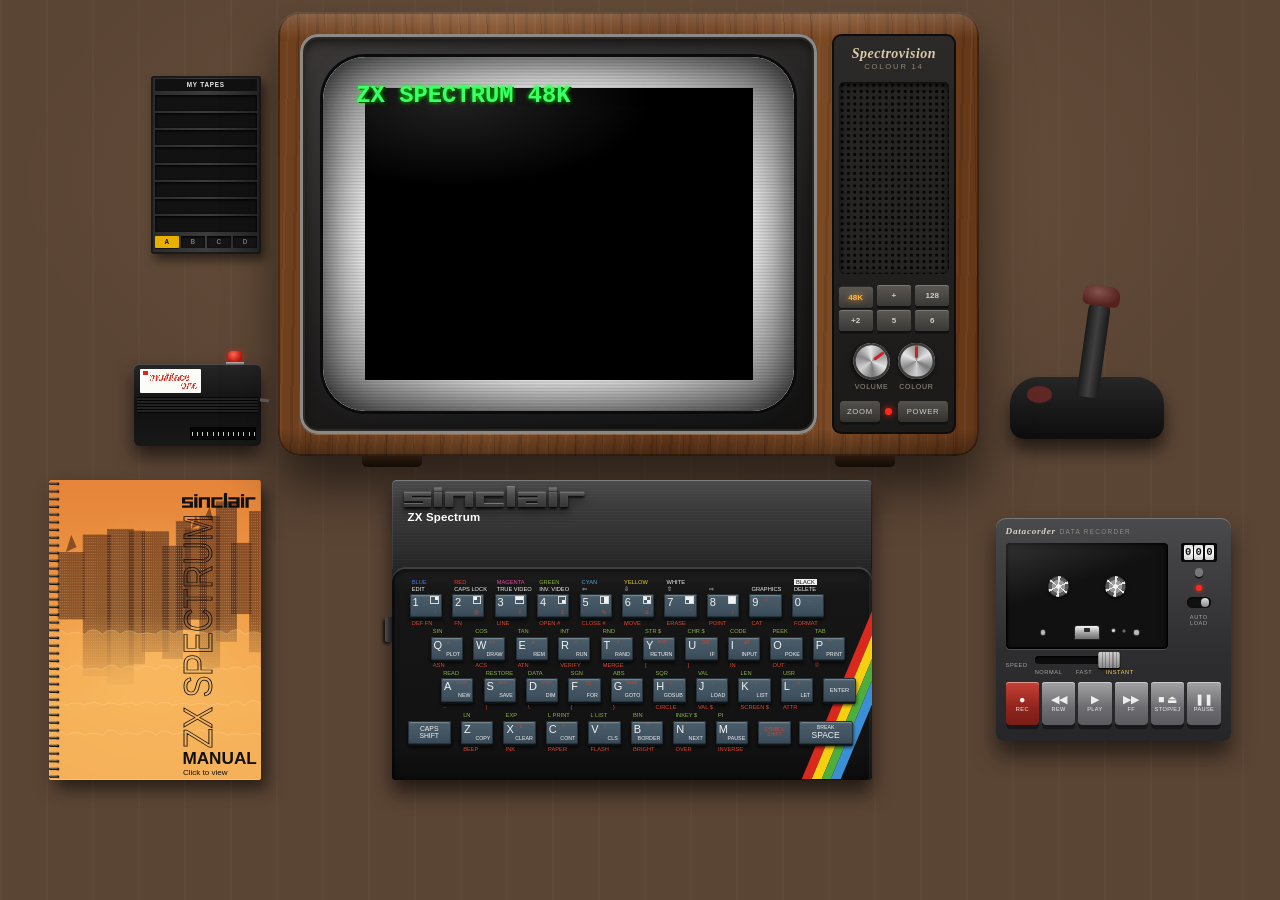
<file: index.html>
<!doctype html>
<html lang="en">
<head>
<meta charset="utf-8">
<meta name="viewport" content="width=device-width, initial-scale=1">
<title>ZX Spectrum</title>
<meta name="description" content="Play the ZX Spectrum 48K, Spectrum+, 128 and +2 in your browser, on an 80s desk with a TV, a Datacorder, a Multiface and a catalogue of thousands of games.">
<meta name="theme-color" content="#141414">
<link rel="manifest" href="manifest.webmanifest">
<link rel="icon" href="icons/icon.svg?v=2" type="image/svg+xml">
<link rel="icon" href="icons/icon-32.png?v=2" sizes="32x32" type="image/png">
<link rel="apple-touch-icon" href="icons/icon-180.png?v=2">
<!-- the card shown when the link is shared -->
<meta property="og:type" content="website">
<meta property="og:url" content="https://akisbelibassakis.github.io/zx-spectrum/">
<meta property="og:title" content="ZX Spectrum - back on the desk">
<meta property="og:description" content="Play the ZX Spectrum 48K, Spectrum+, 128 and +2 in your browser, on an 80s desk with a TV, a Datacorder, a Multiface and a catalogue of thousands of games.">
<meta property="og:image" content="https://akisbelibassakis.github.io/zx-spectrum/icons/og.png">
<meta property="og:image:width" content="1200">
<meta property="og:image:height" content="630">
<meta name="twitter:card" content="summary_large_image">
<link rel="stylesheet" href="css/retro.css">
<link rel="stylesheet" href="css/room.css">
</head>
<body>
<div class="room">

  <!-- ===== gadgets: Multiface One, the manual, the joystick ===== -->
  <div class="gear">
    <div class="multiface">
      <button id="mfButton" class="mfred" aria-label="Multiface" data-tip="Multiface: freeze"></button>
      <div class="mflever"></div>
      <div class="sticker"><i></i><b>multiface</b><b class="one">one</b></div>
      <div class="mfgrooves"></div><div class="mfslot"></div>
    </div>
    <button id="manualBook" class="manualbook" aria-label="Emulator manual" data-tip="Emulator manual">
      <svg class="cover" viewBox="0 0 714 1011" preserveAspectRatio="none" aria-hidden="true">
        <defs>
          <linearGradient id="sky" x1="0" y1="0" x2="0" y2="1"><stop offset="0" stop-color="#e5843a"/><stop offset=".45" stop-color="#f09a45"/><stop offset=".75" stop-color="#f3a64e"/><stop offset="1" stop-color="#df7a2c"/></linearGradient>
          <linearGradient id="fade" x1="0" y1="0" x2="0" y2="1"><stop offset=".45" stop-color="#fff"/><stop offset=".72" stop-color="#fff" stop-opacity="0"/></linearGradient>
          <mask id="cityfade"><rect width="714" height="1011" fill="url(#fade)"/></mask>
          <pattern id="win" width="7" height="9" patternUnits="userSpaceOnUse"><rect x="2" y="3" width="2" height="2" fill="#fff6d8" fill-opacity=".6"/></pattern>
          <pattern id="coil" width="44" height="26" patternUnits="userSpaceOnUse"><circle cx="30" cy="13" r="5" fill="#3a1a08"/><rect x="0" y="9" width="34" height="7" rx="3.5" fill="#151515"/><rect x="3" y="10" width="26" height="2" rx="1" fill="#6a6a6a"/></pattern>
          <radialGradient id="glow" cx=".5" cy=".7" r=".6"><stop offset="0" stop-color="#ffd27a" stop-opacity=".55"/><stop offset="1" stop-color="#ffd27a" stop-opacity="0"/></radialGradient>
        </defs>
        <rect width="714" height="1011" fill="url(#sky)"/><rect width="714" height="1011" fill="url(#glow)"/>
        <g mask="url(#cityfade)"><g fill="#4b2412" fill-opacity=".6"><rect x="30" y="243" width="90" height="227"/><path d="M57 243 l18 -58 l18 41 z"/><rect x="114" y="184" width="95" height="478"/><rect x="196" y="165" width="90" height="525"/><rect x="269" y="171" width="55" height="450"/><rect x="312" y="173" width="93" height="407"/><rect x="382" y="222" width="70" height="381"/><rect x="428" y="138" width="51" height="367"/><rect x="457" y="164" width="75" height="307"/><path d="M480 164 l15 -44 l15 30 z"/><rect x="507" y="121" width="70" height="516"/><path d="M528 121 l14 -31 l14 56 z"/><rect x="563" y="72" width="71" height="474"/><rect x="614" y="212" width="69" height="240"/><rect x="675" y="105" width="77" height="476"/></g><g fill="url(#win)"><rect x="30" y="243" width="90" height="227"/><rect x="114" y="184" width="95" height="478"/><rect x="196" y="165" width="90" height="525"/><rect x="269" y="171" width="55" height="450"/><rect x="312" y="173" width="93" height="407"/><rect x="382" y="222" width="70" height="381"/><rect x="428" y="138" width="51" height="367"/><rect x="457" y="164" width="75" height="307"/><rect x="507" y="121" width="70" height="516"/><rect x="563" y="72" width="71" height="474"/><rect x="614" y="212" width="69" height="240"/><rect x="675" y="105" width="77" height="476"/></g></g>
        <path d="M0 520 q30 -29 60 0 q30 -11 60 0 q30 -31 60 0 q30 -29 60 0 q30 -23 60 0 q30 -10 60 0 q30 -27 60 0 q30 -25 60 0 q30 -16 60 0 q30 -24 60 0 q30 -31 60 0 q30 -17 60 0 q30 -31 60 0 V1011 H0 Z" fill="#f7b45c" fill-opacity="0.35" stroke="#fff3c8" stroke-opacity=".35" stroke-width="2"/><path d="M0 640 q30 -32 60 0 q30 -30 60 0 q30 -10 60 0 q30 -34 60 0 q30 -26 60 0 q30 -25 60 0 q30 -31 60 0 q30 -31 60 0 q30 -19 60 0 q30 -14 60 0 q30 -16 60 0 q30 -28 60 0 q30 -16 60 0 V1011 H0 Z" fill="#f7b45c" fill-opacity="0.45" stroke="#fff3c8" stroke-opacity=".35" stroke-width="2"/><path d="M0 760 q30 -12 60 0 q30 -17 60 0 q30 -20 60 0 q30 -16 60 0 q30 -17 60 0 q30 -24 60 0 q30 -20 60 0 q30 -13 60 0 q30 -13 60 0 q30 -10 60 0 q30 -27 60 0 q30 -33 60 0 q30 -30 60 0 V1011 H0 Z" fill="#f7b45c" fill-opacity="0.55" stroke="#fff3c8" stroke-opacity=".35" stroke-width="2"/><path d="M0 860 q30 -24 60 0 q30 -17 60 0 q30 -12 60 0 q30 -34 60 0 q30 -14 60 0 q30 -29 60 0 q30 -26 60 0 q30 -17 60 0 q30 -34 60 0 q30 -22 60 0 q30 -10 60 0 q30 -11 60 0 q30 -31 60 0 V1011 H0 Z" fill="#f7b45c" fill-opacity="0.6" stroke="#fff3c8" stroke-opacity=".35" stroke-width="2"/>
        <g transform="translate(450 44) scale(.9 .6)" fill="none" stroke="#111" stroke-width="12" stroke-linecap="square">
<path transform="translate(4.5 0)" d="M29,30 H0 V53 H29 V76 H0"/><path transform="translate(50.5 0)" d="M0,30 V76"/>
<path transform="translate(67.5 0)" d="M0,76 V30 H30 V76"/><path transform="translate(114.5 0)" d="M30,30 H0 V76 H30"/>
<path transform="translate(161.5 0)" d="M0,6 V76"/><path transform="translate(178.5 0)" d="M0,30 H30 V76 H0 V53 H30"/>
<path transform="translate(225.5 0)" d="M0,30 V76"/><path transform="translate(242.5 0)" d="M0,76 V30 H25"/>
<rect x="44.5" y="6" width="12" height="12" fill="#111" stroke="none"/><rect x="219.5" y="6" width="12" height="12" fill="#111" stroke="none"/></g>
        <rect x="0" y="6" width="44" height="1000" fill="url(#coil)"/>
        <text transform="translate(551 905) rotate(-90)" textLength="790" lengthAdjust="spacingAndGlyphs" font-family="Arial, Helvetica, sans-serif" font-size="140" fill="none" stroke="#111" stroke-width="3">ZX SPECTRUM</text>
        <text x="450" y="958" font-family="Arial, Helvetica, sans-serif" font-weight="bold" font-size="58" fill="#111">MANUAL</text>
        <text x="452" y="996" font-family="Arial, Helvetica, sans-serif" font-size="27" fill="#111">Click to view</text>
      </svg>
    </button>
    <div id="rack" class="rack">
      <button class="racklabel" data-tip="My tapes: load, remove, back up">MY TAPES</button>
      <div class="slots"></div>
      <div class="banks"></div>
    </div>
    <button id="joystick" class="joystick" aria-label="Joystick" aria-pressed="false" data-tip="Joystick: plug in">
      <span class="jbase"></span><span class="jstick"></span><span class="jfire"></span><span class="jfire2"></span><span class="jcable"></span><span class="jtype"></span>
    </button>
  </div>

  <!-- ===== 80s colour television ===== -->
  <div id="tv" class="tv">
    <div class="cabinet">
      <div class="bezel">
        <div id="crt" class="crt">
          <div class="picture">
            <canvas id="screen" title="Click to enable sound"></canvas>
            <canvas id="noise" width="160" height="120"></canvas>
            <canvas id="osdScreen" class="osdscreen"></canvas>
          </div>
          <div class="scanlines"></div>
          <div class="glass"></div>
          <div id="osd" class="osd"></div>
        </div>
      </div>
      <div class="panel">
        <div class="brand">Spectrovision<small>Colour 14</small></div>
        <div class="grille"></div>
        <div class="channels">
          <button class="chan" data-ch="1" data-tip="ZX Spectrum 48K">48K</button><button class="chan" data-ch="2" data-tip="ZX Spectrum+">+</button>
          <button class="chan" data-ch="3" data-tip="ZX Spectrum 128K">128</button><button class="chan" data-ch="4" data-tip="ZX Spectrum +2">+2</button>
          <button class="chan" data-ch="5">5</button><button class="chan" data-ch="6">6</button>
        </div>
        <div class="knobs">
          <div class="knobwrap"><div id="knobVolume" class="knob" tabindex="0" role="slider" aria-label="Volume" title="Volume: drag or scroll"></div><span>VOLUME</span></div>
          <div class="knobwrap"><div id="knobColour" class="knob" tabindex="0" role="slider" aria-label="Colour" title="Colour: drag or scroll"></div><span>COLOUR</span></div>
        </div>
        <div class="power">
          <button id="btnZoom" class="tvbtn" data-tip="Full screen">ZOOM</button>
          <span id="powerLed" class="led"></span>
          <button id="btnPower" class="tvbtn" data-tip="Power">POWER</button>
        </div>
      </div>
    </div>
    <div class="feet"><span></span><span></span></div>
  </div>

  <!-- ===== the desk: Spectrum + cassette recorder ===== -->
  <div class="desk">
    <button id="btnReset" class="resetbtn" aria-label="Reset" data-tip="Reset"></button>
    <div id="spectrum48" class="spectrum">
      <div class="heatsink">
        <svg class="logo" viewBox="0 0 276 84" preserveAspectRatio="none" role="img" aria-label="sinclair">
          <defs><linearGradient id="logoFace" gradientUnits="userSpaceOnUse" x1="0" y1="0" x2="0" y2="84"><stop offset="0" stop-color="#6a6a6a"/><stop offset=".45" stop-color="#4a4a4a"/><stop offset="1" stop-color="#353535"/></linearGradient></defs>
          <g fill="none" stroke="url(#logoFace)" stroke-width="12" stroke-linecap="square" stroke-linejoin="miter">
            <path transform="translate(4.5 0)" d="M29,30 H0 V53 H29 V76 H0"/>
            <path transform="translate(50.5 0)" d="M0,30 V76"/>
            <path transform="translate(67.5 0)" d="M0,76 V30 H30 V76"/>
            <path transform="translate(114.5 0)" d="M30,30 H0 V76 H30"/>
            <path transform="translate(161.5 0)" d="M0,6 V76"/>
            <path transform="translate(178.5 0)" d="M0,30 H30 V76 H0 V53 H30"/>
            <path transform="translate(225.5 0)" d="M0,30 V76"/>
            <path transform="translate(242.5 0)" d="M0,76 V30 H25"/>
          </g>
          <g fill="url(#logoFace)"><rect x="44.5" y="6" width="12" height="12"/><rect x="219.5" y="6" width="12" height="12"/></g>
        </svg>
        <div class="model">ZX Spectrum</div>
      </div>
      <div class="kbd">
        <div class="rainbow"><i></i><i></i><i></i><i></i></div>
        <div id="keys" class="keys"></div>
      </div>
    </div>

    <!-- the Spectrum+ (1984) and the Spectrum 128 (1986 "toastrack", with the heatsink): same keyboard, two cases -->
    <div id="spectrumPlus" class="spectrumplus" hidden>
      <div class="vents"></div>
      <svg class="logoplus" viewBox="0 0 276 84" preserveAspectRatio="none" role="img" aria-label="sinclair">
        <g fill="none" stroke="currentColor" stroke-width="12" stroke-linecap="square" stroke-linejoin="miter">
          <path transform="translate(4.5 0)" d="M29,30 H0 V53 H29 V76 H0"/>
          <path transform="translate(50.5 0)" d="M0,30 V76"/>
          <path transform="translate(67.5 0)" d="M0,76 V30 H30 V76"/>
          <path transform="translate(114.5 0)" d="M30,30 H0 V76 H30"/>
          <path transform="translate(161.5 0)" d="M0,6 V76"/>
          <path transform="translate(178.5 0)" d="M0,30 H30 V76 H0 V53 H30"/>
          <path transform="translate(225.5 0)" d="M0,30 V76"/>
          <path transform="translate(242.5 0)" d="M0,76 V30 H25"/>
        </g>
        <g fill="currentColor"><rect x="44.5" y="6" width="12" height="12"/><rect x="219.5" y="6" width="12" height="12"/></g>
      </svg>
      <div class="modelplus">ZX Spectrum+</div>
      <div class="grooves"></div>
      <div class="keybed"></div>
      <div id="keysPlus" class="keysplus"></div>
      <div class="badge128"><span>128K</span><div class="stripes"><i></i><i></i><i></i><i></i></div></div>
      <div class="badgeplus"><div class="stripes"><i></i><i></i><i></i><i></i></div></div>
      <div class="ribs"></div>
    </div>

    <!-- the Spectrum +2 (Amstrad, 1986): the 128 in a grey case with the Datacorder built into its right-hand side.
         On the +2 the recorder (#deck) moves into .deckslot (retro.js), so the tape is played from the computer itself. -->
    <div id="spectrumPlus2" class="spectrumplus2" hidden>
      <div class="p2ridge"></div>
      <div class="p2top"></div>
      <svg class="p2logo" viewBox="0 0 276 84" preserveAspectRatio="none" role="img" aria-label="sinclair">
        <g fill="none" stroke="currentColor" stroke-width="12" stroke-linecap="square" stroke-linejoin="miter">
          <path transform="translate(4.5 0)" d="M29,30 H0 V53 H29 V76 H0"/>
          <path transform="translate(50.5 0)" d="M0,30 V76"/>
          <path transform="translate(67.5 0)" d="M0,76 V30 H30 V76"/>
          <path transform="translate(114.5 0)" d="M30,30 H0 V76 H30"/>
          <path transform="translate(161.5 0)" d="M0,6 V76"/>
          <path transform="translate(178.5 0)" d="M0,30 H30 V76 H0 V53 H30"/>
          <path transform="translate(225.5 0)" d="M0,30 V76"/>
          <path transform="translate(242.5 0)" d="M0,76 V30 H25"/>
        </g>
        <g fill="currentColor"><rect x="44.5" y="6" width="12" height="12"/><rect x="219.5" y="6" width="12" height="12"/></g>
      </svg>
      <span class="p2rule l"></span><span class="p2rule r"></span>
      <div class="p2k">128K</div><span class="p2led"></span>
      <div class="p2name">ZX Spectrum<b>+2</b></div>
      <div class="p2grooves"></div>
      <div class="p2frame"></div>
      <div id="keysPlus2" class="keysplus2"></div>
      <div class="p2bay"><div class="p2well"></div><div class="p2label">DATACORDER</div><span class="p2hole"></span></div>
      <div class="deckslot"></div>
    </div>

  </div>

  <!-- ===== Datacorder cassette recorder ===== -->
  <div class="recwrap">
  <div id="deck" class="recorder">
    <div class="rbrand">Datacorder<small>DATA RECORDER</small></div>
    <div id="door" class="door" data-tip="Tape contents">
      <div class="deckbed"><span class="spindle l"></span><span class="spindle r"></span><span class="guide l"></span><span class="head"></span><span class="capstan"></span><span class="roller"></span><span class="guide r"></span></div>
      <div class="cass">
        <div class="clabel"><b id="tapeState"></b></div>
        <div class="cwin"><span class="pack l"></span><span class="pack r"></span><span class="hub l"></span><span class="hub r"></span></div>
        <div class="cbottom"></div>
      </div>
    </div>
    <div class="rside">
      <div id="counter" class="counter"><i>0</i><i>0</i><i>0</i></div>
      <button id="counterReset" class="creset" aria-label="Counter reset" data-tip="Counter reset"></button>
      <button id="autoLoad" class="autoload" aria-pressed="true" data-tip="Auto load: start the tape by itself"><span class="aled"></span><span class="tog"></span></button>
      <span class="cap">AUTO<br>LOAD</span>
    </div>
    <div class="rspeed">
      <span class="cap">SPEED</span>
      <div id="speed" class="slide" data-tip="Normal / fast / instant loading"><div class="slot"><span class="sknob"></span></div>
        <div class="marks"><span data-pos="0">NORMAL</span><span data-pos="1">FAST</span><span data-pos="2">INSTANT</span></div></div>
    </div>
    <div class="pkeys">
      <button class="pk rec" id="btnRec" data-tip="Record: REC and PLAY">&#9679;<small>REC</small></button>
      <button class="pk" id="btnRewind" data-tip="Rewind">&#9664;&#9664;<small>REW</small></button>
      <button class="pk" id="btnPlay" data-tip="Play">&#9654;<small>PLAY</small></button>
      <button class="pk" id="btnFF" data-tip="Next block">&#9654;&#9654;<small>FF</small></button>
      <button class="pk" id="btnEject" data-tip="Stop / eject: open a tape or snapshot">&#9632; &#9167;<small>STOP/EJ</small></button>
      <button class="pk" id="btnTapePause" data-tip="Pause">&#10074;&#10074;<small>PAUSE</small></button>
    </div>
    <input type="file" id="fileInput" multiple accept=".rom,.tap,.tzx,.sna,.z80,.zxtapes" hidden>
    <input type="file" id="libInput" hidden>
    <input type="file" id="backupInput" accept=".zxtapes" hidden>
  </div>
    <ol id="tapeBlocks" class="card" hidden></ol>
  </div>

  <section id="romNote" class="note" hidden>
    <h2>ROM needed</h2>
    The emulator needs the original ROM: <code>48.rom</code> (16,384 bytes) for the 48K,
    <code>128.rom</code> (32,768 bytes) for the 128K, <code>plus2.rom</code> (32,768 bytes) for the +2. Drop it here, or press EJECT on the recorder to open it; it is remembered in this browser.
  </section>

  <!-- ===== the manual ===== -->
  <dialog id="manual" class="book">
    <div class="tabs">
      <button data-ch="using" style="--c:#d9281d">1<span> Using</span></button><button data-ch="desk" style="--c:#f5cf12;color:#111">2<span> The desk</span></button>
      <button data-ch="keys" style="--c:#4dae3e">3<span> Keyboard</span></button><button data-ch="games" style="--c:#28a7b8">4<span> Games</span></button>
      <button data-ch="saving" style="--c:#b84fc0">5<span> Saving</span></button><button data-ch="basic" style="--c:#e8812a">6<span> BASIC</span></button>
      <button data-ch="settings" style="--c:#3c8ed5">7<span> Settings</span></button><button data-ch="about" style="--c:#2b2b2b">8<span> About</span></button>
    </div>
    <button class="bclose" aria-label="Close">&#10005;</button>
    <div class="pages">
      <article class="page quick" id="ch-quick">
        <h1>Quick start</h1>
        <ol>
          <li><b>1</b><b>Choose a computer</b> with the television's buttons: <b>48K</b>, <b>+</b>, <b>128</b> or <b>+2</b>.</li>
          <li><b>2</b><b>Find a game:</b> press <b>F2</b> (or click an empty place on the rack). Type a title, press ENTER, choose with the arrow keys and press ENTER again. The game loads by itself.</li>
          <li><b>3</b><b>Play</b> with the keys the game shows, or click the <b>joystick</b> to plug it in: the arrow keys move and Left Alt fires.</li>
          <li><b>4</b><b>Play it again later:</b> every game you load goes onto the <b>cassette rack</b>; click it there.</li>
          <li><b>5</b><b>Your own games:</b> in the catalogue press DOWN, then <b>Z</b> for a zip or <b>F</b> for a folder.</li>
          <li><b>6</b><b>Keep your place</b> in a game: the Multiface's red button (<b>F4</b>), then SAVE.</li>
          <li><b>7</b><b>Stuck?</b> <b>Esc</b> is BREAK, which leaves a menu or stops a program; <b>F8</b> resets the computer; <b>F1</b> opens this manual.</li>
        </ol>
        <p>The chapters tell the rest.</p>
        <div class="pn">1</div>
      </article>
      <article class="page contents" id="ch-contents">
        <h1>Contents</h1>
        <ol class="toc">
          <li><button data-ch="using"><span class="cn">CHAPTER 1</span> <span class="ct">Using the emulator.</span> <i>Page <b></b></i></button></li>
          <li><button data-ch="desk"><span class="cn">CHAPTER 2</span> <span class="ct">The desk.</span> <i>Page <b></b></i></button></li>
          <li><button data-ch="keys"><span class="cn">CHAPTER 3</span> <span class="ct">The keyboard.</span> <i>Page <b></b></i></button></li>
          <li><button data-ch="games"><span class="cn">CHAPTER 4</span> <span class="ct">Finding and loading games.</span> <i>Page <b></b></i></button></li>
          <li><button data-ch="saving"><span class="cn">CHAPTER 5</span> <span class="ct">Saving.</span> <i>Page <b></b></i></button></li>
          <li><button data-ch="basic"><span class="cn">CHAPTER 6</span> <span class="ct">Programming in BASIC.</span> <i>Page <b></b></i></button></li>
          <li><button data-ch="settings"><span class="cn">CHAPTER 7</span> <span class="ct">Settings.</span> <i>Page <b></b></i></button></li>
          <li><button data-ch="about"><span class="cn">CHAPTER 8</span> <span class="ct">About.</span> <i>Page <b></b></i></button></li>
        </ol>
        <p class="tocnote">Click a chapter, a coloured tab or the turned-up page corners; the arrow keys turn the pages and F1 closes the manual.</p>
        <div class="pn">1</div>
      </article>
      <article class="page" id="ch-using">
        <h1>1. Using the emulator</h1>
        <p>This booklet is for anyone who has never used a ZX Spectrum, and for those who used one long ago and have forgotten how. Everything on the desk works: the computer, the television, the recorder and the gadgets around them.</p>
        <p>And the whole Spectrum library is a few keys away: the software catalogue searches <b>ZXDB</b>, the database of everything ever made for the Spectrum, and loads the games straight from the <b>World of Spectrum</b> archive, with nothing to download or unpack.</p>
        <ol>
          <li><b>1</b>The computer. Choose it with the television's channel buttons: <b>48K</b>, <b>+</b>, <b>128</b> or <b>+2</b>. Changing channel resets it. Switched on, the 48K and the Spectrum+ show the copyright message (figure 2); the 128 and the +2 show their menu. The grey +2 has the recorder built into its right-hand side.</li>
          <li><b>2</b>A tape. Press <b>STOP/EJ</b> on the recorder and pick a <b>.tap</b> or <b>.tzx</b> tape, a <b>.z80</b> or <b>.sna</b> snapshot, or a ROM. You can also drop files anywhere on the page, or find a game in the <b>software catalogue</b> (F2, an empty place on the rack, or the empty cassette window), or in your own libraries of games: chapter 4 shows how. Every tape you load goes onto your <b>cassette rack</b>, so you can play it again later, even offline.</li>
          <li><b>3</b>The recorder. With <b>AUTO LOAD</b> on, the tape starts by itself. Otherwise type the load command and press <b>PLAY</b>.</li>
        </ol>
        <figure class="tvfig"><svg viewBox="0 0 320 250" role="img" aria-label="The television after switching on: © 1982 Sinclair Research Ltd at the bottom"><path d="M34 18 Q160 6 286 18 Q306 20 308 40 Q316 125 308 210 Q306 230 286 232 Q160 244 34 232 Q14 230 12 210 Q4 125 12 40 Q14 20 34 18 Z"/><image href="manual/fig-copyright.png" x="32" y="29" width="256" height="192"/></svg><figcaption>Figure 2</figcaption></figure>
        <h2>Loading a program by hand</h2>
        <p>On the 48K and the Spectrum+, type</p>
        <div class="fig">LOAD ""<br>(J, then SYMBOL SHIFT + P twice, then ENTER)</div>
        <figure class="tvfig"><svg viewBox="0 0 320 250" role="img" aria-label="LOAD "" typed at the bottom of the screen, followed by the cursor"><path d="M34 18 Q160 6 286 18 Q306 20 308 40 Q316 125 308 210 Q306 230 286 232 Q160 244 34 232 Q14 230 12 210 Q4 125 12 40 Q14 20 34 18 Z"/><image href="manual/fig-load.png" x="32" y="29" width="256" height="192"/></svg><figcaption>Figure 3</figcaption></figure>
        <p>and press PLAY. The border flashes while the program loads. On the 128 and the +2, choose <b>Tape Loader</b> from the menu instead.</p>
        <p>Click the cassette to see what is on the tape; click a line to wind the tape to it.</p>
        <h2>If something goes wrong</h2>
        <p>Press the reset button on the side of the computer (F8). The Multiface's red button stops a game so that you can save it and come back later. Chapter 4 has more help for a game that will not load.</p>
        <div class="pn">2</div>
      </article>
      <article class="page" id="ch-desk">
        <h1>2. The desk</h1>
        <p>Everything you need is on the desk. The screen is laid out thus:</p>
        <svg class="figure" viewBox="0 0 460 330" role="img" aria-label="The desk: cassette rack, Multiface One, television, joystick, manual, ZX Spectrum and Datacorder">
          <g fill="none" stroke="#111" stroke-width="1.6" stroke-linejoin="round">
            <rect x="16" y="22" width="52" height="58" rx="2"/><path d="M20 30 h44 M20 38 h44 M20 46 h44 M20 54 h44 M20 62 h44 M20 70 h44"/><path d="M24 26 v50" stroke-width="4"/>
            <rect x="12" y="104" width="62" height="40" rx="3"/><rect x="18" y="109" width="26" height="11"/><circle cx="60" cy="100" r="4" fill="#d9281d"/>
            <rect x="96" y="8" width="248" height="164" rx="12"/><rect x="108" y="20" width="168" height="140" rx="16"/>
            <rect x="286" y="20" width="48" height="140" rx="4"/>
            <rect x="292" y="94" width="11" height="7"/><rect x="305" y="94" width="11" height="7"/><rect x="318" y="94" width="11" height="7"/>
            <circle cx="298" cy="122" r="5"/><circle cx="321" cy="122" r="5"/><rect x="291" y="140" width="15" height="8"/><rect x="314" y="140" width="15" height="8"/>
            <path d="M372 150 h44 v-12 q-22 -10 -44 0 z"/><path d="M392 140 l4 -42"/><ellipse cx="396" cy="96" rx="7" ry="4" fill="#d9281d"/>
            <rect x="14" y="196" width="58" height="80" rx="2" transform="rotate(-6 43 236)"/>
            <rect x="96" y="186" width="248" height="128" rx="4"/><rect x="96" y="186" width="248" height="34"/>
            <path d="M108 232 h224 M108 252 h224 M108 272 h224 M108 292 h224" stroke-dasharray="14 5"/>
            <rect x="88" y="240" width="8" height="18"/>
            <rect x="364" y="206" width="88" height="86" rx="5"/><rect x="372" y="214" width="56" height="38" rx="2"/>
            <circle cx="388" cy="233" r="6"/><circle cx="412" cy="233" r="6"/>
            <path d="M372 262 h72 M372 276 h72" stroke-dasharray="10 2"/>
          </g>
          <g font-family="Arial, sans-serif" font-size="11" font-weight="bold" fill="#111" text-anchor="middle">
            <circle cx="43" cy="160" r="9" fill="#111"/><text x="43" y="164" fill="#fff">1</text>
            <circle cx="192" cy="90" r="11" fill="#111"/><text x="192" y="94" fill="#fff">2</text>
            <circle cx="310" cy="72" r="9" fill="#111"/><text x="310" y="76" fill="#fff">3</text>
            <circle cx="396" cy="166" r="9" fill="#111"/><text x="396" y="170" fill="#fff">4</text>
            <circle cx="43" cy="292" r="9" fill="#111"/><text x="43" y="296" fill="#fff">5</text>
            <circle cx="220" cy="203" r="9" fill="#111"/><text x="220" y="207" fill="#fff">6</text>
            <circle cx="80" cy="249" r="9" fill="#111"/><text x="80" y="253" fill="#fff">7</text>
            <circle cx="408" cy="306" r="9" fill="#111"/><text x="408" y="310" fill="#fff">8</text>
            <circle cx="80" cy="34" r="9" fill="#111"/><text x="80" y="38" fill="#fff">9</text>
          </g>
        </svg>
        <p class="figcap">Figure 1</p>
        <ol class="parts">
          <li><b>1</b><b>Multiface One.</b> The red button freezes the game and shows its menu on the screen.</li>
          <li><b>2</b><b>Television.</b> Double-click the picture for full screen.</li>
          <li><b>3</b><b>Channel buttons</b> 48K, +, 128 and +2 choose the computer; VOLUME, COLOUR, ZOOM and POWER.</li>
          <li><b>4</b><b>Joystick.</b> Click it to plug it in.</li>
          <li><b>5</b><b>This manual.</b></li>
          <li><b>6</b><b>ZX Spectrum.</b> Type on your PC keyboard or click the keys.</li>
          <li><b>7</b><b>Reset button</b> on the side of the computer.</li>
          <li><b>8</b><b>Datacorder.</b> STOP/EJ opens a tape; click the cassette to see what is on it. With no tape in, the cassette window opens the catalogue. On the +2 it is built into the computer, on the right.</li>
          <li><b>9</b><b>Cassette rack.</b> Your tapes: click one to load it, an empty place to find a game, MY TAPES for the list, A to D for the other banks.</li>
        </ol>
        <p>Rest the mouse on any of them to see its name. On a phone they are arranged to fit the screen.</p>
        <div class="pn">3</div>
      </article>
      <article class="page" id="ch-keys">
        <h1>3. The keyboard</h1>
        <p>Each Spectrum key does several jobs, printed on and around it. On your PC keyboard the letters, numbers and ENTER work as you would expect; the others are:</p>
        <table>
          <tr><td><kbd>Left Shift</kbd></td><td><span class="skey">CAPS SHIFT</span></td></tr>
          <tr><td><kbd>Right Shift</kbd> <kbd>Ctrl</kbd></td><td><span class="skey">SYMBOL SHIFT</span></td></tr>
          <tr><td><kbd>Backspace</kbd></td><td>DELETE (CAPS SHIFT + 0)</td></tr>
          <tr><td><kbd>Esc</kbd></td><td>BREAK (CAPS SHIFT + SPACE)</td></tr>
          <tr><td><kbd>Tab</kbd></td><td>Extended mode (CAPS + SYMBOL)</td></tr>
          <tr><td><kbd>&larr;</kbd> <kbd>&uarr;</kbd> <kbd>&rarr;</kbd> <kbd>&darr;</kbd></td><td>Cursor keys, or the joystick when it is plugged in (<kbd>Left Alt</kbd> = fire)</td></tr>
          <tr><td><kbd>,</kbd> <kbd>.</kbd> <kbd>;</kbd> <kbd>'</kbd> <kbd>-</kbd> <kbd>=</kbd> <kbd>/</kbd></td><td>SYMBOL SHIFT + N M O P J L V</td></tr>
        </table>
        <p>You can also click or tap the keys on the screen. A click on CAPS SHIFT or SYMBOL SHIFT holds it down for the next key. The Spectrum+, 128 and +2 keys such as DELETE, EDIT, the arrows and ; " , . press the two keys they stand for.</p>
        <h2>Emulator shortcuts</h2>
        <p>The function keys, which the Spectrum never had, work the desk:</p>
        <table class="keys2">
          <tr><td><kbd>F1</kbd></td><td>The manual</td></tr>
          <tr><td><kbd>F2</kbd></td><td>Software catalogue</td></tr>
          <tr><td><kbd>F3</kbd></td><td>Open a tape, snapshot or ROM</td></tr>
          <tr><td><kbd>F4</kbd></td><td>Multiface menu</td></tr>
          <tr><td><kbd>F5</kbd></td><td>Tape REC (record) / STOP</td></tr>
          <tr><td><kbd>F6</kbd></td><td>Tape PLAY / STOP</td></tr>
          <tr><td><kbd>F7</kbd></td><td>Rewind the tape</td></tr>
          <tr><td><kbd>F8</kbd></td><td>Reset the computer</td></tr>
          <tr><td><kbd>F9</kbd></td><td>Tape SPEED: normal, fast, instant</td></tr>
          <tr><td><kbd>F10</kbd></td><td>Joystick: Kempston, Sinclair, Cursor, unplugged</td></tr>
          <tr><td><kbd>F11</kbd></td><td>Full screen</td></tr>
          <tr><td><kbd>Pause</kbd></td><td>Pause (the TV&#39;s POWER)</td></tr>
        </table>
        <p>Volume and picture: the first keys are on every keyboard, the second on the number pad.</p>
        <table class="keys2 tv">
          <tr><td><kbd>PgUp</kbd>&nbsp;<kbd>PgDn</kbd></td><td><kbd>Num +</kbd>&nbsp;<kbd>Num -</kbd></td><td>Volume up / down</td></tr>
          <tr><td><kbd>Home</kbd></td><td><kbd>Num *</kbd></td><td>Sound off / on</td></tr>
          <tr><td><kbd>End</kbd></td><td><kbd>Num /</kbd></td><td>Colour, black &amp; white, green screen</td></tr>
        </table>
        <div class="pn">4</div>
      </article>
      <article class="page" id="ch-games">
        <h1>4. Finding and loading games</h1>
        <p>Games come from three places: the <b>software catalogue</b>, with almost everything ever made for the Spectrum; <b>your own libraries</b>, the folders and zips of games you keep; and your <b>cassette rack</b>, where every tape you load is kept.</p>
        <h2>ZXDB and World of Spectrum</h2>
        <p><b>World of Spectrum</b>, started in 1995, set out to save the Spectrum's software before the tapes faded away. Its volunteers copied tens of thousands of tapes, catalogued them, and asked publishers and authors for permission to share them; many said yes. Its archive is kept today at archive.org.</p>
        <p><b>ZXDB</b> carries on its catalogue: a database of every known program for the Spectrum, with its publisher, authors, year, type and machine, the releases and the files. The <b>ZXInfo</b> service lets the catalogue search it.</p>
        <p>Together they put the Spectrum's whole history on your desk: type a title, press ENTER, and the tape goes into the recorder. Titles whose makers have not allowed it, or that are newer than the archive's copy, are listed in red, so you still learn what they are.</p>
        <h2>The software catalogue</h2>
        <ol>
          <li><b>1</b>Press <b>F2</b>, or click an empty place on the rack, or the empty cassette window.</li>
          <li><b>2</b>Type part of a title, say <i>jet set</i>, and press <b>ENTER</b>. ZXDB, the database of Spectrum software, and your libraries are searched together.</li>
          <li><b>3</b>Move with the arrow keys and press <b>ENTER</b>. When a game has several tapes, choose one; the game downloads and loads by itself.</li>
        </ol>
        <figure class="tvfig big"><svg viewBox="0 0 320 250" role="img" aria-label="The first page of the catalogue: the Title line, YOUR LIBRARIES with My games.zip, then + Add a folder, + Add a zip, + Open one file"><path d="M34 18 Q160 6 286 18 Q306 20 308 40 Q316 125 308 210 Q306 230 286 232 Q160 244 34 232 Q14 230 12 210 Q4 125 12 40 Q14 20 34 18 Z"/><image href="manual/fig-catalogue.png" x="32" y="29" width="256" height="192"/></svg><figcaption>Figure 4</figcaption></figure>

        <p>In the list, titles in black can be loaded; <span class="red">red</span> ones cannot, because their makers do not allow it or they are newer than the archive. A <b>green star</b> marks a game you have in a library: ENTER loads your file. Titles in <b>green</b> are only in your libraries. Under the list are the chosen title's publisher, year, type and machine (figure 5).</p>
        <figure class="tvfig big"><svg viewBox="0 0 320 250" role="img" aria-label="A search for manic miner: Manic Miner and other titles, and the details of Manic Miner underneath"><path d="M34 18 Q160 6 286 18 Q306 20 308 40 Q316 125 308 210 Q306 230 286 232 Q160 244 34 232 Q14 230 12 210 Q4 125 12 40 Q14 20 34 18 Z"/><image href="manual/fig-search.png" x="32" y="29" width="256" height="192"/></svg><figcaption>Figure 5</figcaption></figure>

        <p>The line under the title bar says where you are, and the line above the keys says what the keys do there. DELETE goes back one step, BREAK goes back to the first page, and BREAK there returns to the Spectrum. You can also click any line.</p>
        <h2>Your own libraries</h2>
        <ol>
          <li><b>1</b>Open the catalogue and press <b>DOWN</b> to reach <b>YOUR LIBRARIES</b>.</li>
          <li><b>2</b>Press <b>F</b> to add a folder of games (on a PC) or <b>Z</b> to add a zip (on any device), and pick it.</li>
          <li><b>3</b>Search as usual: your games are found too. Or press ENTER on a library to see all its games, and type to narrow the list.</li>
        </ol>
        <p>Only the list of games is kept in the browser, so a library can be as large as you like; the games stay in your folder or zip and are read when you load one. Add each library once on every device you use.</p>
        <p>The browser forgets your files when you leave, so on your next visit your libraries are listed but <i>not connected</i>. Press <b>R</b> (Reconnect to my library) when you want them: Chrome and Edge on a PC ask for permission; other browsers, phones and tablets ask you to pick the zip or folder again. Loading a game from a library that is not connected offers R, or the archive's copy if there is one.</p>
        <p>Collections such as TOSEC keep many copies of each game. You see one line per game: bad copies, and zips with no tape or snapshot inside, are left out, and so are cracked, trained or hacked versions when a clean one exists. If a game has several good versions, ENTER lists them best first.</p>
        <h2>The cassette rack</h2>
        <p>Every tape you load goes onto the rack, so you can play it again later, even offline. Click a tape to load it. The rack has four banks of 8 places: the buttons <b>A</b> to <b>D</b> under it show the others. <b>MY TAPES</b> lists the bank on show: ENTER loads, DELETE twice removes a tape.</p>
        <h2>How fast it loads</h2>
        <p>The <b>SPEED</b> switch on the recorder (F9): <b>NORMAL</b> is real tape speed, with the stripes and the screech; <b>FAST</b> runs the computer flat out while the tape plays; <b>INSTANT</b> puts programs straight into memory, and runs games with their own loaders flat out with the picture still, so even those take only seconds.</p>
        <h2>Tapes in parts, and multi-load games</h2>
        <p>Some games come in parts: two sides, a tape of levels, or a 48K and a 128K version. They go into the recorder as one tape. Click the cassette to see its parts, and click one to wind the tape there; AUTO LOAD starts at the right version for your computer.</p>
        <p>The tape starts by itself when a game listens for it, and stops when the game has what it wants. A game that loads its levels one at a time therefore finds the next one waiting. If the tape runs out while a game still waits, the screen offers to rewind it, wind it to a part, or put in another tape.</p>
        <h2>If a game will not load</h2>
        <ul>
          <li>Try another of its tapes in the catalogue; <b>.tzx</b> tapes are the most faithful copies.</li>
          <li>Some games work only on the 48K: change to channel 1 and load it again.</li>
          <li>Press F8 to reset, then load the tape again from the rack.</li>
          <li>A game made for the 128 will not run on the 48K: change to channel 3 (or 4, the +2).</li>
        </ul>
        <div class="pn">5</div>
      </article>
      <article class="page" id="ch-saving">
        <h1>5. Saving</h1>
        <h2>Saving onto tape, as in 1982</h2>
        <ol>
          <li><b>1</b>Press <b>REC</b> on the recorder (F5 on a PC). REC and PLAY go down together.</li>
          <li><b>2</b>Let the game save, or type <b>SAVE</b> in BASIC (chapter 6). The Spectrum then says <i>Start tape, then press any key</i> (figure 6): press a key.</li>
          <li><b>3</b>Press <b>STOP</b> when it has finished.</li>
        </ol>
        <figure class="tvfig"><svg viewBox="0 0 320 250" role="img" aria-label="Start tape, then press any key. at the bottom of the screen"><path d="M34 18 Q160 6 286 18 Q306 20 308 40 Q316 125 308 210 Q306 230 286 232 Q160 244 34 232 Q14 230 12 210 Q4 125 12 40 Q14 20 34 18 Z"/><image href="manual/fig-save.png" x="32" y="29" width="256" height="192"/></svg><figcaption>Figure 6</figcaption></figure>
        <p>It records onto a tape of your own on the rack: <i>&lt;game&gt; saves</i> while you play a game, or <i>My programs</i> after a reset, for what you write yourself. If you forget REC, the screen asks.</p>
        <p>To load it back, type <b>LOAD ""</b> or choose the game's load option. When the recorder has nothing to load, the screen lets you pick a tape from the rack, or rewind this one.</p>
        <h2>Snapshots with the Multiface</h2>
        <p>The red button on the Multiface One (F4) freezes the computer at any moment and shows its menu: <b>SAVE</b> downloads a snapshot, a <b>.sna</b> file of everything in the computer's memory; <b>LOAD</b> opens one, and the game carries on exactly where it was. <b>TURBO</b> runs as fast as possible, <b>RESET</b> restarts, and <b>RETURN</b> (or BREAK) goes back to the game.</p>
        <h2>Keeping your tapes safe</h2>
        <p>The rack lives in this browser on this device. To keep a copy, or to move it to another device, open <b>MY TAPES</b> and press <b>S</b>: a backup file of the whole rack is saved. On the other device, MY TAPES and <b>L</b> load it. Your libraries are not in the backup: they are your own files, so add them on each device.</p>
        <div class="pn">6</div>
      </article>
      <article class="page" id="ch-basic">
        <h1>6. Programming in BASIC</h1>
        <p>Switch on, and the Spectrum is ready for you to write programs in BASIC. This chapter is a first taste; the Spectrum's own manuals go much further.</p>
        <h2>Keywords on the keys</h2>
        <p>On the 48K and the Spectrum+ you do not spell out commands: each key types a whole <b>keyword</b>, printed on it. The flashing cursor shows what the next key will give:</p>
        <table class="modes">
          <tr><td><span class="cur">K</span></td><td>Keyword: the word on the key. P gives PRINT, R RUN, L LET, G GO TO, F FOR, N NEXT, I INPUT, U IF, K LIST, A NEW, V CLS, B BORDER.</td></tr>
          <tr><td><span class="cur">L</span></td><td>Letters, after a keyword. CAPS SHIFT gives capitals; CAPS SHIFT + 2 locks them (cursor <span class="cur">C</span>).</td></tr>
          <tr><td><span class="cur">E</span></td><td>Extended: press CAPS SHIFT and SYMBOL SHIFT together (Tab on a PC), then a key for the words printed above and below it: E then T gives RND; E then SYMBOL SHIFT + X gives INK, + C gives PAPER, + Z gives BEEP.</td></tr>
        </table>
        <p>Press <b>P</b> now and the Spectrum writes PRINT, and the cursor turns to <span class="cur">L</span> (figure 7).</p>
        <figure class="tvfig"><svg viewBox="0 0 320 250" role="img" aria-label="PRINT at the bottom of the screen, followed by the L cursor"><path d="M34 18 Q160 6 286 18 Q306 20 308 40 Q316 125 308 210 Q306 230 286 232 Q160 244 34 232 Q14 230 12 210 Q4 125 12 40 Q14 20 34 18 Z"/><image href="manual/fig-print.png" x="32" y="29" width="256" height="192"/></svg><figcaption>Figure 7</figcaption></figure>
        <p><b>SYMBOL SHIFT</b> (Ctrl or Right Shift) with a key gives the red symbol or word on it: P gives ", L =, K +, J -, B *, V /, F TO, G THEN, Z :, O ;, N , (a comma). On a PC the keys <kbd>'</kbd> <kbd>,</kbd> <kbd>.</kbd> <kbd>;</kbd> <kbd>-</kbd> <kbd>=</kbd> <kbd>/</kbd> also work. Look at the keyboard on the screen: everything is printed there.</p>
        <h2>The words in this chapter</h2>
        <table class="basickeys">
          <tr><td>PRINT</td><td>P</td><td>THEN</td><td>SYMBOL + G</td></tr>
          <tr><td>RUN</td><td>R</td><td>TO</td><td>SYMBOL + F</td></tr>
          <tr><td>LIST</td><td>K</td><td>STOP</td><td>SYMBOL + A</td></tr>
          <tr><td>NEW</td><td>A</td><td>" : ; ,</td><td>SYMBOL + P Z O N</td></tr>
          <tr><td>LET</td><td>L</td><td>= + - * /</td><td>SYMBOL + L K J B V</td></tr>
          <tr><td>GO TO</td><td>G</td><td>( ) $ !</td><td>SYMBOL + 8 9 4 1</td></tr>
          <tr><td>FOR, NEXT</td><td>F, N</td><td>RND, INT</td><td>EXTEND, then T or R</td></tr>
          <tr><td>INPUT, IF</td><td>I, U</td><td>INK, PAPER</td><td>EXTEND, then SYMBOL + X or C</td></tr>
          <tr><td>CLS, BORDER</td><td>V, B</td><td>BEEP, CIRCLE</td><td>EXTEND, then SYMBOL + Z or H</td></tr>
          <tr><td>PLOT, DRAW</td><td>Q, W</td><td>EDIT</td><td>CAPS SHIFT + 1</td></tr>
          <tr><td>SAVE, LOAD</td><td>S, J</td><td>BREAK</td><td>CAPS SHIFT + SPACE</td></tr>
        </table>
        <p>SYMBOL is SYMBOL SHIFT; EXTEND is CAPS SHIFT and SYMBOL SHIFT together (Tab on a PC).</p>
        <h2>Your first program</h2>
        <p>A line that starts with a number is kept as part of the program. Type each line and press ENTER:</p>
        <div class="fig">10 PRINT "HELLO"<br>20 GO TO 10</div>
        <p>After each ENTER the Spectrum lists the program; the <span class="cur">&gt;</span> marks the line you entered last.</p>
        <p>Then press <b>R</b> (RUN) and ENTER. The screen fills with HELLO; when it asks <i>scroll?</i>, any key carries on and N stops. <b>BREAK</b> (Esc, or CAPS SHIFT + SPACE) stops a program at any time. <b>K</b> (LIST) shows the program, and <b>A</b> (NEW) wipes it.</p>

        <h2>Colours</h2>
        <div class="fig">10 BORDER 1: PAPER 6: INK 2: CLS<br>20 PRINT "Red on yellow"</div>
        <p>The colours are numbered 0 to 7 as on the number keys: 0 black, 1 blue, 2 red, 3 magenta, 4 green, 5 cyan, 6 yellow, 7 white. The colon (SYMBOL SHIFT + Z) puts several statements on one line.</p>
        <h2>Loops and questions</h2>
        <div class="fig">10 FOR n=1 TO 10<br>20 PRINT n, n*n<br>30 NEXT n</div>
        <p>prints the numbers 1 to 10 and their squares. INPUT asks a question; a name ending in $ holds words:</p>
        <div class="fig">10 INPUT "Your name? "; a$<br>20 PRINT "Hello, "; a$</div>
        <p>IF decides, with THEN (SYMBOL SHIFT + G):</p>
        <div class="fig">10 LET x=INT (RND*10)+1<br>20 INPUT "Guess 1 to 10: "; g<br>30 IF g=x THEN PRINT "Right!": STOP<br>40 PRINT "No, try again": GO TO 20</div>
        <p>RND gives a random number between 0 and 1, so x is a whole number from 1 to 10. When you guess it, the program ends with the report <i>9 STOP statement, 30:3</i>: not an error, just the STOP in line 30.</p>

        <h2>Sound and pictures</h2>
        <div class="fig">BEEP 0.5,0<br>BEEP 0.5,7</div>
        <p>plays middle C, then G, for half a second each (the second number is in semitones). Typed without a line number, a command runs at once.</p>
        <div class="fig">10 CIRCLE 128,88,60<br>20 PLOT 0,0: DRAW 255,175</div>
        <p>draws a circle in the middle of the screen and a line across it (figure 8); the screen is 256 dots wide and 176 high, counted from the bottom left. The report <i>0 OK, 20:2</i> says the program ran to its end.</p>
        <figure class="tvfig"><svg viewBox="0 0 320 250" role="img" aria-label="A circle in the middle of the screen, a line from the bottom left to the top right, and 0 OK, 20:2"><path d="M34 18 Q160 6 286 18 Q306 20 308 40 Q316 125 308 210 Q306 230 286 232 Q160 244 34 232 Q14 230 12 210 Q4 125 12 40 Q14 20 34 18 Z"/><image href="manual/fig-circle.png" x="32" y="29" width="256" height="192"/></svg><figcaption>Figure 8</figcaption></figure>

        <h2>Changing a program</h2>
        <p>To change a line, type it again with the same number; to delete it, type its number alone and press ENTER. Or press <b>EDIT</b> (CAPS SHIFT + 1): the line marked <span class="cur">&gt;</span> in the listing comes down to the bottom of the screen, where the arrow keys move along it and DELETE rubs out; ENTER puts it back. The up and down arrows move the <span class="cur">&gt;</span> mark between lines.</p>
        <p>When something is wrong, the Spectrum puts a flashing <span class="cur">?</span> where it cannot understand the line, or stops with a report such as <i>2 Variable not found, 20:1</i>: the error, then the line and the statement where it happened.</p>
        <h2>Keeping your program</h2>
        <p>Press <b>REC</b> on the recorder (F5), then type</p>
        <div class="fig">SAVE "hello"</div>
        <p>(S gives SAVE) and ENTER. At <i>Start tape, then press any key</i>, press a key: your program goes onto <i>My programs</i> on the rack. To get it back another day: LOAD "" (J, then SYMBOL SHIFT + P twice) and ENTER, then pick the tape when the screen asks.</p>
        <h2>On the 128 and the +2</h2>
        <p>Choose <b>128 BASIC</b> from the menu. There you type every keyword letter by letter (P, R, I, N, T), and the cursor keys move freely around the program. <b>48 BASIC</b> on the menu works exactly like the 48K.</p>
        <div class="pn">7</div>
      </article>
      <article class="page" id="ch-settings">
        <h1>7. Settings</h1>
        <table>
          <tr><td>The computer</td><td>Channels 1 to 4 of the TV: the 48K, the Spectrum+ (a 48K in the newer case), the 128 and the +2, Amstrad's grey 128 with its own ROMs and the Datacorder built in. A 128K snapshot or tape runs on the 128 and on the +2 alike, and the +2 stays a +2. Your choice is remembered.</td></tr>
          <tr><td>SPEED switch</td><td><b>NORMAL</b>: real tape speed, with the border stripes and the loading sound. <b>FAST</b>: the computer runs flat out while the tape plays. <b>INSTANT</b>: programs go straight into memory; games with a loader of their own (turbo, Speedlock and the like) run flat out with the picture still, so they load in seconds too.</td></tr>
          <tr><td>AUTO LOAD</td><td>Putting in a tape resets the computer and starts loading it (LOAD "" on the 48K and Spectrum+, Tape Loader on the 128 and +2). On the 128 and +2, a game made only for the 48K loads in 48 BASIC, as many of them need. A tape with a 48K and a 128K version starts at the one for your model.</td></tr>
          <tr><td>Games and saving</td><td>The catalogue, your libraries, the rack and tapes in parts: chapter 4. Saving and the Multiface: chapter 5.</td></tr>
          <tr><td>Counter</td><td>Shows how far the tape has played; the small button sets it to 000.</td></tr>
          <tr><td>Multiface</td><td>The red button (F4) freezes the game and shows its menu: SAVE, LOAD, TURBO, RESET, RETURN. Choose with the arrows and ENTER, or press S, L, T, X or R; BREAK returns to the game.</td></tr>
          <tr><td>Joystick</td><td>Click it to plug it in; each click changes the kind, shown on its base: <b>Kempston</b> (most games), <b>Sinclair</b> (Interface 2: keys 6 to 0), <b>Cursor</b> (Protek/AGF: keys 5 to 8, fire 0), then unplugged. Choose the one the game's menu offers. The arrow keys and Left Alt work it. On a phone or tablet a stick appears under your left thumb and a FIRE button under your right. A real joystick or gamepad (USB or Bluetooth) works too: press one of its buttons so the browser sees it; the touch stick then goes away, and its d-pad or stick and main buttons work the kind chosen here.</td></tr>
          <tr><td>Television</td><td><b>ZOOM</b> (or a double-click on the picture) fills the screen; POWER pauses everything. <b>Volume:</b> drag the VOLUME knob, or roll the mouse wheel anywhere over the TV; click the word VOLUME to turn the sound off and on. <b>Colour:</b> drag the COLOUR knob or hold Shift with the wheel; click the word COLOUR for black and white or a green-screen monitor. The TV remembers its settings, so if you left it silent it stays silent.</td></tr>
        </table>
        <div class="pn">5</div>
      </article>
      <article class="page" id="ch-about">
        <h1>8. About</h1>
        <p>An emulator of the Sinclair ZX Spectrum 48K (1982), Spectrum+ (1984), Spectrum 128 (1986) and Amstrad's Spectrum +2 (1986), written in plain JavaScript. It runs in the browser, with nothing to install.</p>
        <p>The Spectrum ROMs are copyright Amstrad, who allow them to be distributed for use with emulators.</p>
        <p>This is a fan project. It is not made, endorsed or supported by Sky, Sinclair Research or Amstrad; ZX Spectrum and Sinclair are trademarks of their owners. Search words typed into the catalogue go to ZXInfo; nothing else leaves your computer.</p>
        <p>The software catalogue stands on the work of others: <b>ZXDB</b>, the database of Spectrum software, searched through the <b>ZXInfo</b> service (zxinfo.dk), and the <b>World of Spectrum</b> archive, whose copy is kept at archive.org. Thank you to everyone who has spent years preserving the Spectrum's software, and to the publishers and authors who allow it to be shared. Only titles whose makers allow it can be downloaded.</p>
        <p>Source code: github.com/akisbelibassakis/zx-spectrum</p>
        <h2>A note from the author</h2>
        <p class="memoir">I was a teenager in the 1980s when a ZX Spectrum came into my life. Rubber keys, the family television, long hours typing in program listings from magazines, line by line, hunting for the one mistyped character, and long minutes of screeching tape, waiting to see whether this time the game would load. Those evenings taught me what a computer could be, and a little of who I would become.</p>
        <p class="memoir">This emulator is my way of switching it on once more. I hope it brings back a few memories for you too.</p>
        <p class="sign">Akis Belibassakis</p>
        <div class="pn">6</div>
      </article>
      <article class="page blank" aria-hidden="true"></article>
    </div>
    <button class="turn prev" aria-label="Previous page"></button><button class="turn next" aria-label="Next page"></button>
  </dialog>
  <div id="dymo" class="dymo" hidden></div>
</div>
<!-- on touch screens, with the joystick plugged in: a stick under the left thumb, FIRE under the right -->
<div id="touchJoy" hidden><div class="tjstick"><div class="tjknob"></div></div><button class="tjfire" aria-label="Fire">FIRE</button><button class="tjoff">JOYSTICK OFF</button></div>
<script src="js/inflate.js"></script>
<script src="js/textfix.js"></script>
<script src="js/z80.js"></script>
<script src="js/tape.js"></script>
<script src="js/ay.js"></script>
<script src="js/spectrum.js"></script>
<script src="js/rom48.js"></script>
<script src="js/rom128.js"></script>
<script src="js/romplus2.js"></script>
<script src="js/main.js"></script>
<script src="js/retro.js"></script>
<script src="js/screenmenu.js"></script>
<script src="js/catalogue.js"></script>
<script src="js/library.js"></script>
<script src="js/tapes.js"></script>
</body>
</html>
</file>
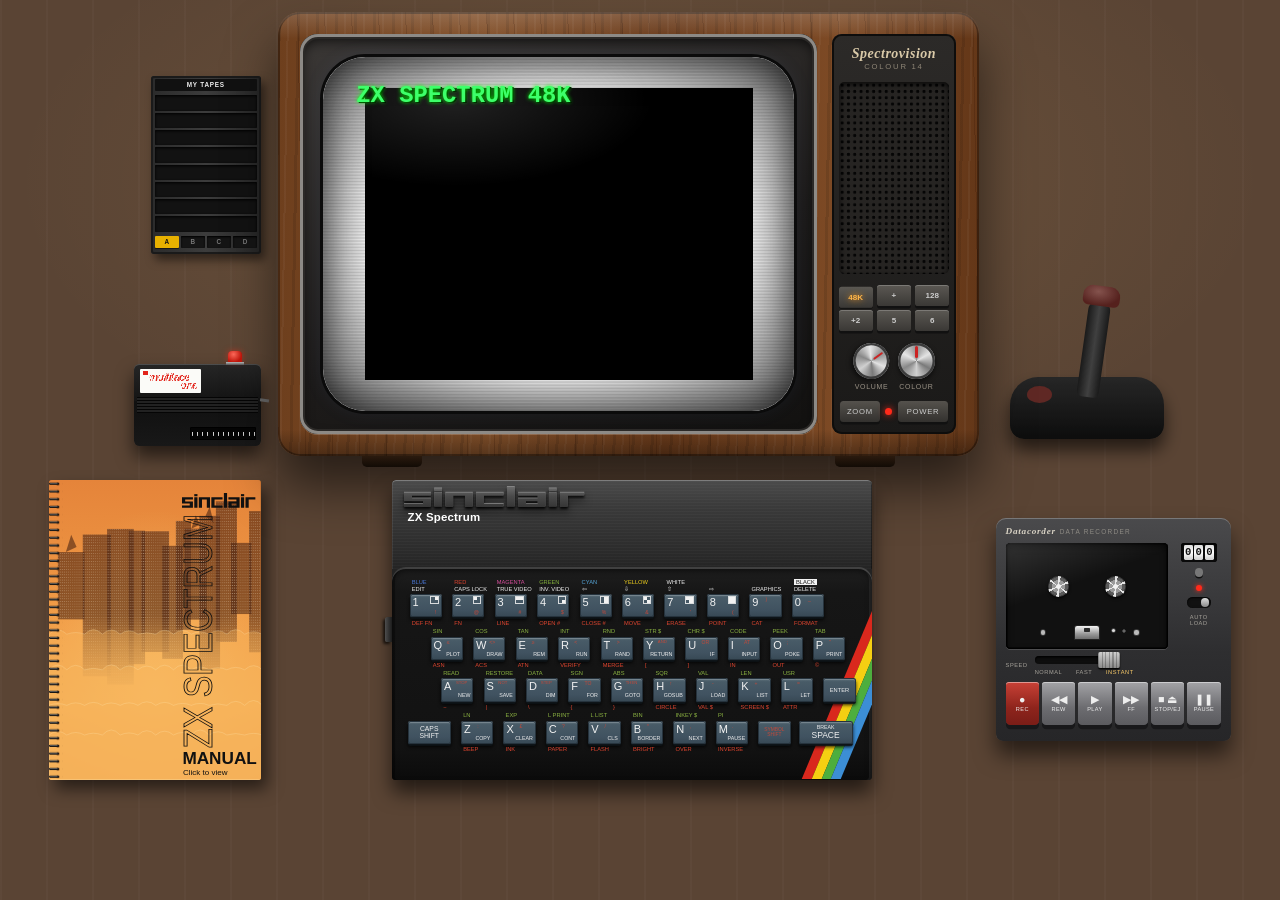
<file: test/shot.html>
<!doctype html><meta charset="utf-8"><style>html,body{margin:0;height:100%}iframe{border:0;width:100%;height:100%}</style>
<iframe id="f" src="../index.html"></iframe>
<script>{ const q = new URLSearchParams(location.search); if (q.get("page")) f.src = "../index.html?" + q.get("page"); if (q.get("w")) { f.style.width = q.get("w") + "px"; f.style.height = q.get("h") + "px"; } }</script>
<script>
// screenshot helper: ?state=tape|menu|manual|catalogue shows the page in that state
const q = new URLSearchParams(location.search), st = q.get('state');
f.onload = async () => {
  const w = f.contentWindow, d = f.contentDocument;
  await new Promise(r => setTimeout(r, 800));
  if (st === 'tape' || st === 'menu') {
    w.loadFile('hello.tap', new Uint8Array(await (await fetch('hello.tap')).arrayBuffer()));
    w.eval('zx.tape.blockIdx = 1; zx.tape.pos = 4000; zx.tape.playing = true');
    d.getElementById('door').click();
  }
  if (st === 'menu') w.freeze(true);
  if (st === 'manual') d.getElementById('manualBook').click();
  if (st === 'touchjoy') d.getElementById('touchJoy').hidden = false;
  if (st === 'tapes') w.openTapesMenu();
  if (st === 'intro') w.openCatalogue();
  if (st === 'catalogue') { d.getElementById('rack').click(); d.querySelector('#catalogue input').value = q.get('q') || 'manic miner'; d.querySelector('#catalogue form').requestSubmit(); }
};
</script>
</file>
<file: css/retro.css>
/* 80s living room: wood-cabinet colour TV and a rubber-key ZX Spectrum 48K */
:root {
  /* the height you can actually see: on phones 100vh also counts the area behind the browser's bars, svh does not */
  --vh100: 100vh;
  --vhreal: 100vh; /* the real visible height, never multiplied (the manual) */
  --vw100: 100vw; /* both are multiplied when the desk is drawn larger (textfix.js) */
  --wall: #5a4434;
  --text: #e9e2d6;
  --muted: #a99f92;
  --accent: #f0b23c;
  --error: #ff8a78;
  /* everything is sized from --W so the TV, keyboard and tape deck fit the window height */
  /* TV height = .65W, keyboard height = .58W * .625; the rest is margins and the control strip */
  --W: min(calc(1100px * var(--k, 1)), calc(var(--vw100) - 32px), calc((var(--vh100) - 116px) / 1.0125));
  --tvw: var(--W);
}
* { box-sizing: border-box; }
html { background: var(--wall); -webkit-text-size-adjust: 100%; text-size-adjust: 100%; } /* no "font boosting" in phone and in-app browsers: our labels are sized to fit their keys */
body {
  margin: 0; color: var(--text); font: 14px Tahoma, Verdana, sans-serif;
  background:
    radial-gradient(ellipse 70% 50% at 50% 20%, rgba(255, 200, 120, .12), transparent 70%),
    repeating-linear-gradient(90deg, rgba(255,255,255,.025) 0 2px, transparent 2px 46px),
    var(--wall);
  min-height: 100vh;
}
body.drag::after {
  content: 'Drop ROM, TAP, TZX, SNA or Z80 files'; position: fixed; inset: 0; display: grid; place-items: center;
  background: rgba(0,0,0,.75); font: 28px Georgia, serif; color: var(--accent); border: 4px dashed var(--accent); z-index: 10;
}
.room { width: var(--W); margin: 0 auto; padding: 12px 0 16px; }
button { font-family: Tahoma, sans-serif; cursor: pointer; }

@supports (height: 100svh) { :root { --vh100: 100svh; --vhreal: 100svh; } }

/* ================= TV ================= */
.tv { position: relative; width: var(--tvw); margin: 0 auto; }
.cabinet {
  display: flex; gap: 2.2%; padding: 3.2%;
  border-radius: 22px;
  background:
    linear-gradient(180deg, rgba(255,255,255,.18), transparent 6%, transparent 94%, rgba(0,0,0,.35)),
    repeating-linear-gradient(91deg, rgba(0,0,0,.10) 0 3px, transparent 3px 9px, rgba(255,255,255,.04) 9px 11px, transparent 11px 19px),
    repeating-linear-gradient(89deg, rgba(60,25,5,.25) 0 1px, transparent 1px 27px),
    linear-gradient(90deg, #6e3f1d, #82502a 30%, #6a3b1b 55%, #7d4a25 80%, #643718);
  box-shadow: 0 30px 50px rgba(0,0,0,.55), inset 0 0 0 2px rgba(0,0,0,.35), inset 0 2px 0 rgba(255,255,255,.15);
}
.bezel {
  flex: 1 1 auto; padding: 3.5%; border-radius: 18px;
  background: linear-gradient(160deg, #3b3836, #1d1b1a 60%, #121110);
  box-shadow: inset 0 0 0 3px #8d8a86, inset 0 0 0 5px #2b2927, inset 0 6px 14px rgba(0,0,0,.8), 0 1px 0 rgba(255,255,255,.2);
}
.crt {
  position: relative; aspect-ratio: 4 / 3; overflow: hidden; background: #050505;
  border-radius: 9% / 12%;
  box-shadow: 0 0 0 3px #0b0b0b, 0 0 22px rgba(120,170,255,.08);
}
.crt:fullscreen { border-radius: 0; background: #000; }
/* full screen: the picture keeps its 4:3 shape, centred with black around it (no stretching, above all on a phone held upright) */
.crt:fullscreen .picture, .crt:fullscreen .scanlines, .crt:fullscreen .glass {
  inset: auto; left: 50%; top: 50%; width: min(100vw, 133.333vh); height: min(75vw, 100vh);
  margin: calc(min(37.5vw, 50vh) * -1) 0 0 calc(min(50vw, 66.667vh) * -1); /* centred without translate (Chrome 104+): .picture's transform is its power on/off */
}
.picture { position: absolute; inset: -1.5%; transform-origin: center; }
.picture canvas {
  position: absolute; inset: 0; width: 100%; height: 100%; display: block;
  image-rendering: pixelated; image-rendering: crisp-edges; cursor: pointer;
}
#screen { filter: saturate(1.15) contrast(1.08) brightness(1.06); }
#noise { display: none; image-rendering: auto; filter: contrast(1.4); }
.tv.static #noise { display: block; }
.tv.static #screen { visibility: hidden; }
.scanlines, .glass { position: absolute; inset: 0; pointer-events: none; border-radius: inherit; }
.scanlines {
  background: linear-gradient(rgba(0,0,0,0) 55%, rgba(0,0,0,.30));
  background-size: 100% calc(100% / 240);
  mix-blend-mode: multiply;
}
.glass {
  background:
    radial-gradient(ellipse 60% 35% at 28% 12%, rgba(255,255,255,.13), transparent 70%),
    radial-gradient(ellipse at center, transparent 58%, rgba(0,0,0,.6) 100%);
  box-shadow: inset 0 0 40px rgba(0,0,0,.75);
}
/* power on / off */
.tv.off .picture { animation: tv-off .45s ease-in forwards; }
.tv.warming .picture { animation: tv-on .7s ease-out; }
.tv.off .crt::after {
  content: ''; position: absolute; left: 50%; top: 50%; width: 6px; height: 6px; margin: -3px;
  border-radius: 50%; background: #fff; box-shadow: 0 0 12px 4px rgba(200,220,255,.8);
  animation: dot-fade 1.4s .4s ease-out forwards; opacity: 0;
}
@keyframes tv-off {
  0% { transform: scale(1, 1); filter: brightness(1); }
  55% { transform: scale(1, .006); filter: brightness(4); }
  100% { transform: scale(0, .006); filter: brightness(6); opacity: 0; }
}
@keyframes tv-on {
  0% { transform: scale(0, .006); filter: brightness(6); }
  35% { transform: scale(1, .006); filter: brightness(4); }
  100% { transform: scale(1, 1); filter: brightness(1); }
}
@keyframes dot-fade { 0% { opacity: 1; } 100% { opacity: 0; } }

/* control panel: sized in --cq, a hundredth of the TV's width, so the set keeps its shape at any size: 1cqw where the
   browser has container units, else pixels set by js/main.js (Chrome before 105, Safari before 16) */
.tv { container-type: inline-size; }
@supports (width: 1cqw) { .tv { --cq: 1cqw; } }
.panel {
  flex: 0 0 19%; display: flex; flex-direction: column; align-items: center; gap: calc(1.6 * var(--cq));
  padding: calc(1.6 * var(--cq)) var(--cq); border-radius: calc(1.4 * var(--cq));
  background: linear-gradient(180deg, #2c2a28, #1a1918);
  box-shadow: inset 0 0 0 2px #0e0d0c, inset 0 2px 0 rgba(255,255,255,.08);
}
.brand { font: italic bold calc(2 * var(--cq)) Georgia, serif; color: #d9c9a8; text-align: center; letter-spacing: .5px; }
.brand small { display: block; font: calc(1.1 * var(--cq)) Tahoma, sans-serif; letter-spacing: calc(.25 * var(--cq)); color: #8e8576; text-transform: uppercase; }
.grille {
  width: 100%; flex: 1 1 0; min-height: 0; border-radius: calc(.7 * var(--cq));
  background: radial-gradient(circle, #050505 calc(.2 * var(--cq)), transparent calc(.27 * var(--cq))) 0 0 / calc(.9 * var(--cq)) calc(.9 * var(--cq)), #262422;
  box-shadow: inset 0 2px 6px rgba(0,0,0,.8);
}
.channels { display: grid; grid-template-columns: repeat(3, 1fr); gap: calc(.6 * var(--cq)); width: 100%; }
.chan {
  height: calc(3 * var(--cq)); padding: 0; border: 0; border-radius: calc(.4 * var(--cq)); color: #ccc; font-size: calc(1.4 * var(--cq));
  background: linear-gradient(#5b5853, #3a3835); box-shadow: 0 calc(.35 * var(--cq)) 0 #111, inset 0 1px 0 rgba(255,255,255,.2);
}
.chan.on { transform: translateY(calc(.25 * var(--cq))); box-shadow: 0 1px 0 #111; color: #ffb648; text-shadow: 0 0 6px #ff9a1e; }
.knobs { display: flex; gap: calc(1.2 * var(--cq)); justify-content: center; }
.knobwrap { display: flex; flex-direction: column; align-items: center; gap: calc(.5 * var(--cq)); font-size: var(--cq); color: #9b9387; letter-spacing: calc(.1 * var(--cq)); }
.knob {
  --angle: 0deg; width: calc(5.2 * var(--cq)); aspect-ratio: 1; border-radius: 50%; position: relative; cursor: ns-resize; touch-action: none;
  background: conic-gradient(from 0deg, #8f8f8f, #e3e3e3, #7a7a7a, #d0d0d0, #888, #e6e6e6, #8f8f8f);
  box-shadow: 0 calc(.35 * var(--cq)) calc(.7 * var(--cq)) rgba(0,0,0,.6), inset 0 0 0 calc(.35 * var(--cq)) #3b3b3b;
  transform: rotate(var(--angle));
}
.knob::after { content: ''; position: absolute; left: 50%; top: 10%; width: 7%; height: 32%; margin-left: -3.5%; border-radius: 2px; background: #c22; }
.knob:focus-visible { outline: 2px solid var(--accent); outline-offset: 3px; }
.power { display: flex; align-items: center; gap: var(--cq); }
.led { width: var(--cq); height: var(--cq); border-radius: 50%; background: #3a0d0d; box-shadow: inset 0 1px 2px #000; }
.led.lit { background: #ff2a1a; box-shadow: 0 0 var(--cq) #ff2a1a; }
#btnPower {
  font-size: calc(1.1 * var(--cq)); letter-spacing: calc(.1 * var(--cq)); color: #ccc; padding: calc(.9 * var(--cq)) calc(1.25 * var(--cq)); border: 0; border-radius: calc(.5 * var(--cq));
  background: linear-gradient(#55524d, #33312e); box-shadow: 0 calc(.35 * var(--cq)) 0 #111;
}
#btnPower:active { transform: translateY(calc(.25 * var(--cq))); box-shadow: 0 1px 0 #111; }
.feet { display: flex; justify-content: space-between; padding: 0 12%; }
.feet span { width: calc(8.5 * var(--cq)); height: calc(1.6 * var(--cq)); background: linear-gradient(#2a1a0e, #120b05); border-radius: 0 0 calc(.7 * var(--cq)) calc(.7 * var(--cq)); }

/* ================= desk ================= */
.desk { --p: calc(var(--W) * .58 / 11.3); display: flex; gap: 14px; width: calc(var(--W) * .88); margin: 14px auto 0; align-items: stretch; justify-content: center; }

/* ----- ZX Spectrum 48K (proportions taken from the real machine; --p = one key pitch) ----- */
.spectrum {
  flex: 0 0 auto; position: relative; width: calc(var(--p) * 11.3);
  border-radius: calc(var(--p) * .1);
  background: #232323;
  box-shadow: 0 calc(var(--p) * .3) calc(var(--p) * .45) rgba(0,0,0,.6);
  font-family: Arial, Helvetica, sans-serif;
}
.heatsink {
  position: relative; height: calc(var(--p) * 2.1);
  border-radius: calc(var(--p) * .1) calc(var(--p) * .1) 0 0;
  background:
    repeating-linear-gradient(0deg, rgba(255,255,255,.022) 0 1px, transparent 1px 3px),
    linear-gradient(180deg, #4b4b4b 0%, #3a3a3a 30%, #2d2d2d 75%, #242424 100%);
  box-shadow: inset 0 1px 0 rgba(255,255,255,.28), inset 1px 0 0 rgba(255,255,255,.08), inset -1px 0 0 rgba(0,0,0,.4);
}
.logo { /* raised from the metal: lit top edge, shadow below */
  position: absolute; left: calc(var(--p) * .32); top: calc(var(--p) * .16);
  width: calc(var(--p) * 4.26); height: calc(var(--p) * .48); overflow: visible;
  filter: drop-shadow(0 -1px 0 rgba(255,255,255,.35)) drop-shadow(0 2px 1px rgba(0,0,0,.85)) drop-shadow(0 4px 4px rgba(0,0,0,.45));
}
.model {
  position: absolute; left: calc(var(--p) * .37); top: calc(var(--p) * .74);
  font: bold calc(var(--p) * .27) Arial, Helvetica, sans-serif; color: #fff; letter-spacing: .2px;
}
.kbd {
  position: relative; height: calc(var(--p) * 5); overflow: hidden;
  margin-top: calc(var(--p) * -.04);
  border-radius: calc(var(--p) * .32) calc(var(--p) * .32) calc(var(--p) * .08) calc(var(--p) * .08);
  background: linear-gradient(180deg, #1f1f1f, #161616 12%, #121212 85%, #0b0b0b);
  box-shadow: inset 0 2px 0 rgba(255,255,255,.2), inset 0 calc(var(--p) * .1) calc(var(--p) * .15) rgba(0,0,0,.55),
    inset -3px 0 0 rgba(255,255,255,.07), inset 3px 0 0 rgba(0,0,0,.3);
}
.rainbow {
  position: absolute; left: calc(var(--p) * 10.7); top: 0; height: 100%;
  display: flex; transform: skewX(-22.7deg); pointer-events: none;
}
.rainbow i { width: calc(var(--p) * .23); }
.rainbow i:nth-child(1) { background: #d9281d; }
.rainbow i:nth-child(2) { background: #f5cf12; }
.rainbow i:nth-child(3) { background: #4dae3e; }
.rainbow i:nth-child(4) { background: #3c8ed5; }

.keys { position: absolute; inset: 0; z-index: 1; }
.kcell {
  position: absolute; left: calc(var(--x) * var(--p)); top: calc(var(--y) * var(--p));
  width: calc(var(--w) * var(--p)); height: calc(var(--p) * .55);
}
.above, .below {
  position: absolute; left: calc(var(--p) * .05); white-space: nowrap; pointer-events: none;
  font: calc(var(--p) * .135) Arial, Helvetica, sans-serif; line-height: 1.12;
}
.above { bottom: calc(100% + var(--p) * .045); color: #8db542; }
.above.fn { color: #f2f2f2; }
.above .black { background: #f2f2f2; color: #111; padding: 0 .35em; }
.below { top: calc(100% + var(--p) * .05); color: #e0452f; }
.key {
  position: absolute; inset: 0; width: 100%; height: 100%; padding: 0; border: 0;
  border-radius: calc(var(--p) * .06);
  background: linear-gradient(180deg, #5b6e7a 0%, #485b67 16%, #405260 70%, #374854 100%);
  box-shadow: inset 0 0 0 1px #26333d, inset 0 2px 1px rgba(255,255,255,.22),
    0 calc(var(--p) * .04) 0 #0e1418, 0 calc(var(--p) * .07) calc(var(--p) * .09) rgba(0,0,0,.85);
  color: #f2f2f2; font-family: Arial, Helvetica, sans-serif; text-align: left;
  touch-action: none; user-select: none; -webkit-user-select: none;
  transition: transform .04s, box-shadow .04s;
}
.key span { position: absolute; line-height: 1; }
.key .legend { left: 9%; top: 13%; font-size: calc(var(--p) * .26); }
.key .sym { left: 50%; top: 13%; font-size: calc(var(--p) * .12); color: #c4493a; }
.key .sym.word { font-size: calc(var(--p) * .1); left: 46%; }
.key .kw { right: 9%; bottom: 13%; font-size: calc(var(--p) * .125); }
.key .gfx {
  right: 13%; top: 13%; width: calc(var(--p) * .15); height: calc(var(--p) * .15);
  display: grid; grid-template: 1fr 1fr / 1fr 1fr; box-shadow: 0 0 0 1px rgba(242,242,242,.85);
}
.key .gfx i.on { background: #f2f2f2; }
.key .numsym { left: auto; top: auto; right: 17%; bottom: 11%; }
.key .mid {
  inset: 0; display: flex; flex-direction: column; align-items: center; justify-content: center; text-align: center;
  font-size: calc(var(--p) * .16); line-height: 1.1;
}
.key .mid.small { font-size: calc(var(--p) * .135); }
.key .mid.red { color: #c4493a; font-size: calc(var(--p) * .115); }
.key[aria-label="BREAK SPACE"] .mid { font-size: calc(var(--p) * .2); }
.key .mid small { font-size: .62em; }
.key.down, .key:active {
  transform: translateY(calc(var(--p) * .035));
  background: linear-gradient(180deg, #52646f, #3b4c58);
  box-shadow: inset 0 0 0 1px #26333d, inset 0 1px 1px rgba(255,255,255,.15),
    0 calc(var(--p) * .008) 0 #0e1418, 0 calc(var(--p) * .02) calc(var(--p) * .03) rgba(0,0,0,.85);
}
.key.latched { outline: 2px solid var(--accent); outline-offset: 2px; }
.key:focus-visible { outline: 2px solid var(--accent); outline-offset: 2px; }

/* ================= controls ================= */
.note { margin-top: 14px; padding: 10px 14px; border-radius: 6px; background: rgba(0,0,0,.25); border: 1px solid #4a3d33; }
.note h2 { margin: 0 0 6px; font: bold 15px Georgia, serif; color: var(--accent); }
.note summary { cursor: pointer; font-family: Georgia, serif; color: var(--accent); }
.note table { border-collapse: collapse; font-size: 12px; margin-top: 8px; }
.note td { padding: 2px 8px 2px 0; vertical-align: top; }
.note td:first-child { white-space: nowrap; font-family: 'Courier New', monospace; color: var(--accent); }
code { font-family: 'Courier New', monospace; }

/* ================= phones in portrait: the TV's controls go under the picture ================= */
@media (max-width: 700px) {
  :root { --W: calc(var(--vw100) - 32px); --tvw: var(--W); }
  .room { padding-top: 16px; }
  /* sizes in parts of the TV's width (--W, about 360px on a phone), so they also scale when the desk is drawn larger */
  .cabinet { flex-direction: column; border-radius: calc(var(--W) * .039); }
  .panel { flex-direction: row; flex-wrap: wrap; justify-content: space-between; padding: calc(var(--W) * .022) calc(var(--W) * .028); gap: calc(var(--W) * .028); }
  .grille { display: none; }
  .brand { text-align: left; }
  .channels { width: auto; grid-template-columns: repeat(6, calc(var(--W) * .072)); gap: calc(var(--W) * .014); }
  .chan { height: calc(var(--W) * .067); font-size: calc(var(--W) * .031); }
  .brand { font-size: calc(var(--W) * .042); }
  .brand small { font-size: calc(var(--W) * .025); letter-spacing: calc(var(--W) * .0056); }
  .knobs { gap: calc(var(--W) * .028); }
  .knobwrap { font-size: calc(var(--W) * .022); gap: calc(var(--W) * .011); }
  .knob { width: calc(var(--W) * .089); }
  .power { gap: calc(var(--W) * .022); }
  .led { width: calc(var(--W) * .022); height: calc(var(--W) * .022); }
  #btnPower { font-size: calc(var(--W) * .025); padding: calc(var(--W) * .0195) calc(var(--W) * .028); }
}

/* ================= Spectrum+ and Spectrum 128: --q = one key pitch ================= */
/* Their keyboard is wider than the 48K's but less deep, so the desk may grow wider than the TV
   (up to the window width) to make the keys as big as the 48K's height allows. */
/* The 48K keeps its size; the Spectrum+/128 (7.3 pitches deep) are made as tall as it (7.06 pitches),
   unless the window is too narrow for that, when they get as big as the width allows. */
.spectrumplus {
  flex: 0 0 auto; position: relative; width: calc(var(--q) * 17); height: calc(var(--q) * 7.3);
  border-radius: calc(var(--q) * .2);
  background:
    repeating-linear-gradient(0deg, rgba(255,255,255,.012) 0 1px, transparent 1px 3px),
    linear-gradient(180deg, #353535 0%, #2a2a2a 18%, #232323 70%, #1c1c1c 100%);
  box-shadow: 0 calc(var(--q) * .3) calc(var(--q) * .45) rgba(0,0,0,.6), inset 0 1px 0 rgba(255,255,255,.18),
    inset 0 calc(var(--q) * -.12) 0 rgba(0,0,0,.35);
  font-family: Arial, Helvetica, sans-serif;
}
.spectrumplus.is128 { width: calc(var(--q) * 18.25); }
.spectrumplus[hidden] { display: none; }
.vents { /* ventilation slots along the top edge */
  position: absolute; left: calc(var(--q) * 7.6); top: 0; width: calc(var(--q) * 7.6); height: calc(var(--q) * .2);
  background: repeating-linear-gradient(90deg, #070707 0 calc(var(--q) * .06), transparent calc(var(--q) * .06) calc(var(--q) * .17));
}
.is128 .vents { left: calc(var(--q) * 8.2); width: calc(var(--q) * 8.2); }
.logoplus {
  position: absolute; left: calc(var(--q) * .8); top: calc(var(--q) * .32); width: calc(var(--q) * 4.1); height: calc(var(--q) * .5);
  overflow: visible; color: #0d0d0d; /* black on black, picked out by its lit top edge */
  filter: drop-shadow(0 -1px 0 rgba(255,255,255,.22)) drop-shadow(0 1px 0 rgba(0,0,0,.8));
}
.is128 .logoplus { color: #c8231c; filter: drop-shadow(0 1px 0 rgba(0,0,0,.7)); }
.modelplus {
  position: absolute; left: calc(var(--q) * .85); top: calc(var(--q) * .9);
  font: calc(var(--q) * .22) Arial, Helvetica, sans-serif; color: #c8231c; letter-spacing: .3px;
}
.is128 .modelplus { font: italic calc(var(--q) * .2) Arial, Helvetica, sans-serif; }
.keybed {
  position: absolute; left: calc(var(--q) * .68); top: calc(var(--q) * 1.33); width: calc(var(--q) * 13.74); height: calc(var(--q) * 5.12);
  border-radius: calc(var(--q) * .14); background: #131313;
  box-shadow: inset 0 calc(var(--q) * .05) calc(var(--q) * .1) rgba(0,0,0,.9), 0 1px 0 rgba(255,255,255,.08);
}
.grooves { /* the case lines that run from the keyboard to the side */
  position: absolute; left: calc(var(--q) * 14.42); top: calc(var(--q) * 1.45); width: calc(var(--q) * 2.45); height: calc(var(--q) * 5);
  background: repeating-linear-gradient(180deg, transparent 0 calc(var(--q) - 2px), rgba(0,0,0,.65) calc(var(--q) - 2px) calc(var(--q) - 1px),
    rgba(255,255,255,.07) calc(var(--q) - 1px) var(--q));
}
.is128 .grooves { width: calc(var(--q) * 2.15); }
.ribs {
  display: none; position: absolute; right: 0; top: 0; width: calc(var(--q) * 1.7); height: 100%;
  border-radius: 0 calc(var(--q) * .2) calc(var(--q) * .2) 0;
  background: repeating-linear-gradient(180deg, #3b3b3b 0 calc(var(--q) * .07), #2a2a2a calc(var(--q) * .07) calc(var(--q) * .1),
    #070707 calc(var(--q) * .1) calc(var(--q) * .2));
  box-shadow: inset calc(var(--q) * .08) 0 calc(var(--q) * .08) rgba(0,0,0,.7);
}
.is128 .ribs { display: block; }
.stripes { display: flex; transform: skewX(-32deg); }
.stripes i:nth-child(1) { background: #d9281d; }
.stripes i:nth-child(2) { background: #f5cf12; }
.stripes i:nth-child(3) { background: #4dae3e; }
.stripes i:nth-child(4) { background: #3c8ed5; }
.badge128 {
  display: none; position: absolute; left: calc(var(--q) * 14.55); top: calc(var(--q) * 5.6); align-items: center; gap: calc(var(--q) * .12);
}
.is128 .badge128 { display: flex; }
.badge128 span {
  font: calc(var(--q) * .5) Arial, Helvetica, sans-serif; letter-spacing: -.02em; color: transparent;
  -webkit-text-stroke: max(1px, calc(var(--q) * .025)) #d8261c;
}
.badge128 .stripes { height: calc(var(--q) * .46); }
.badge128 .stripes i { width: calc(var(--q) * .11); }
.badgeplus { /* the rainbow flash in the bottom-right corner of the Spectrum+ */
  position: absolute; left: calc(var(--q) * 15.75); top: calc(var(--q) * 5.65); width: calc(var(--q) * .62); height: calc(var(--q) * .52);
  overflow: hidden; border-radius: 2px; background: #111;
}
.badgeplus .stripes { height: 100%; margin-left: calc(var(--q) * .12); }
.badgeplus .stripes i { width: calc(var(--q) * .1); }
.is128 .badgeplus { display: none; }

.keysplus { position: absolute; left: calc(var(--q) * .8); top: calc(var(--q) * 1.45); width: calc(var(--q) * 13.5); height: calc(var(--q) * 5); z-index: 1; }
.key128 {
  position: absolute; left: calc(var(--x) * var(--q) + var(--q) * .05); top: calc(var(--y) * var(--q) + var(--q) * .05);
  width: calc(var(--w) * var(--q) - var(--q) * .1); height: calc(var(--q) * .88); padding: 0; border: 0;
  border-radius: calc(var(--q) * .15);
  background: radial-gradient(ellipse 80% 55% at 50% 22%, rgba(255,255,255,.1), transparent 70%), linear-gradient(180deg, #333 0%, #1d1d1d 45%, #141414 100%);
  box-shadow: inset 0 1px 0 rgba(255,255,255,.22), inset 0 0 0 1px #0a0a0a,
    0 calc(var(--q) * .05) 0 #050505, 0 calc(var(--q) * .08) calc(var(--q) * .1) rgba(0,0,0,.85);
  color: #fff; font-family: Arial, Helvetica, sans-serif;
  touch-action: none; user-select: none; -webkit-user-select: none; transition: transform .04s, box-shadow .04s;
}
.key128 span { position: absolute; left: 0; right: 0; text-align: center; line-height: 1.04; }
.key128 .small { top: calc(var(--q) * .05); font-size: calc(var(--q) * .14); line-height: 1; white-space: nowrap; letter-spacing: -.03em; }
.key128 .main { bottom: calc(var(--q) * .04); font: bold calc(var(--q) * .28) Arial, Helvetica, sans-serif; }
.key128 .gfx {
  position: relative; display: inline-grid; grid-template: 1fr 1fr / 1fr 1fr; vertical-align: -.1em;
  width: calc(var(--q) * .13); height: calc(var(--q) * .13); margin-right: calc(var(--q) * .05); box-shadow: 0 0 0 1px rgba(255,255,255,.85);
}
.key128 .gfx i.on { background: #fff; }
.key128 .label {
  top: 0; bottom: 0; display: flex; align-items: center; justify-content: center;
  font: bold calc(var(--q) * .18) Arial, Helvetica, sans-serif; line-height: 1.05;
}
.key128 .label b { font-size: calc(var(--q) * .38); }
.key128.enter::before { /* the top of the L-shaped ENTER key, beside P */
  content: ''; position: absolute; left: calc(var(--q) * .75); bottom: calc(var(--q) * .6); width: calc(var(--q) * .9); height: calc(var(--q) * 1.3);
  border-radius: calc(var(--q) * .15) calc(var(--q) * .15) 0 0;
  background: linear-gradient(180deg, #333 0%, #262626 30%, #262626 100%);
  box-shadow: inset 0 1px 0 rgba(255,255,255,.22), inset 1px 0 0 #0a0a0a, inset -1px 0 0 #0a0a0a;
}
.key128.down, .key128:active {
  transform: translateY(calc(var(--q) * .04));
  box-shadow: inset 0 1px 0 rgba(255,255,255,.12), inset 0 0 0 1px #0a0a0a, 0 calc(var(--q) * .01) 0 #050505, 0 calc(var(--q) * .02) calc(var(--q) * .03) rgba(0,0,0,.85);
}
.key128.latched { outline: 2px solid var(--accent); outline-offset: 2px; }
.key128:focus-visible { outline: 2px solid var(--accent); outline-offset: 2px; }


/* ================= Spectrum +2 (Amstrad, 1986): --q = one key pitch =================
   A grey case 23.3 pitches wide and 8.3 deep: the logo strip along the top, the 128's keyboard with grey keys on the
   left, the Datacorder built into the right (its window with the rainbow DATACORDER label, the six square keys in
   front, level with the keyboard's bottom row). The recorder (#deck) itself moves into .deckslot (retro.js). */
.spectrumplus2 {
  --g1: #5f6163; --g2: #535557; --g3: #47494b;
  flex: 0 0 auto; position: relative; width: calc(var(--q) * 23.3); height: calc(var(--q) * 8.3);
  border-radius: calc(var(--q) * .1);
  background: repeating-linear-gradient(0deg, rgba(255,255,255,.012) 0 1px, transparent 1px 3px), linear-gradient(180deg, var(--g1), var(--g2) 30%, var(--g3));
  box-shadow: 0 calc(var(--q) * .3) calc(var(--q) * .45) rgba(0,0,0,.6), inset 0 1px 0 rgba(255,255,255,.22),
    inset 0 calc(var(--q) * -.1) 0 rgba(0,0,0,.3);
  font-family: Arial, Helvetica, sans-serif;
}
.spectrumplus2[hidden] { display: none; }
.p2ridge { /* the teeth of the vents along the back edge */
  position: absolute; left: calc(var(--q) * .25); right: calc(var(--q) * .25); top: calc(var(--q) * -.1); height: calc(var(--q) * .14);
  background: repeating-linear-gradient(90deg, #3e4042 0 calc(var(--q) * .1), transparent calc(var(--q) * .1) calc(var(--q) * .26));
}
.p2top { /* the raised strip with the names, a step down to the keyboard */
  position: absolute; left: 0; right: 0; top: 0; height: calc(var(--q) * 1.95); border-radius: calc(var(--q) * .1) calc(var(--q) * .1) 0 0;
  background: linear-gradient(180deg, #6c6e70, #5f6163); box-shadow: 0 1px 0 rgba(255,255,255,.12), 0 calc(var(--q) * .06) 0 rgba(0,0,0,.35);
}
.p2logo {
  position: absolute; left: calc(var(--q) * .85); top: calc(var(--q) * .5); width: calc(var(--q) * 3.6); height: calc(var(--q) * .52);
  overflow: visible; color: #c8231c; filter: drop-shadow(0 1px 0 rgba(0,0,0,.6));
}
.p2rule { position: absolute; top: calc(var(--q) * 1.42); height: max(1px, calc(var(--q) * .03)); background: #2e3032; box-shadow: 0 1px 0 rgba(255,255,255,.18); }
.p2rule.l { left: calc(var(--q) * .85); width: calc(var(--q) * 14.1); }
.p2rule.r { left: calc(var(--q) * 15.85); width: calc(var(--q) * 6.75); }
.p2k {
  position: absolute; left: calc(var(--q) * 13.1); top: calc(var(--q) * .62);
  font: italic bold calc(var(--q) * .45) Arial, Helvetica, sans-serif; letter-spacing: -.03em; color: #c8231c; text-shadow: 0 1px 0 rgba(0,0,0,.5);
}
.p2led { position: absolute; left: calc(var(--q) * 15.25); top: calc(var(--q) * 1.38); width: calc(var(--q) * .28); height: calc(var(--q) * .12); background: #5a1410; box-shadow: inset 0 1px 1px #000; }
.p2name {
  position: absolute; left: calc(var(--q) * 15.95); top: calc(var(--q) * .52); white-space: nowrap;
  font: italic bold calc(var(--q) * .5) Arial, Helvetica, sans-serif; color: #eeeeec; text-shadow: 0 1px 0 rgba(0,0,0,.5);
}
.p2name b { font-size: 1.45em; margin-left: .12em; vertical-align: -.06em; }
.p2grooves { /* the case lines that run right across, one per key row */
  position: absolute; left: 0; right: 0; top: calc(var(--q) * 2.18); height: calc(var(--q) * 6);
  background: repeating-linear-gradient(180deg, transparent 0 calc(var(--q) - 2px), rgba(0,0,0,.45) calc(var(--q) - 2px) calc(var(--q) - 1px),
    rgba(255,255,255,.1) calc(var(--q) - 1px) var(--q));
}
.p2frame {
  position: absolute; left: calc(var(--q) * .9); top: calc(var(--q) * 2.25); width: calc(var(--q) * 13.6); height: calc(var(--q) * 5.22);
  border-radius: calc(var(--q) * .07); background: rgba(0,0,0,.14);
  box-shadow: inset 0 calc(var(--q) * .07) calc(var(--q) * .1) rgba(0,0,0,.5), inset 0 0 0 max(1px, calc(var(--q) * .03)) rgba(0,0,0,.35),
    0 max(1px, calc(var(--q) * .025)) 0 rgba(255,255,255,.14), 0 calc(var(--q) * -.02) 0 rgba(0,0,0,.25);
}
.keysplus2 { position: absolute; left: calc(var(--q) * .95); top: calc(var(--q) * 2.3); width: calc(var(--q) * 13.5); height: calc(var(--q) * 5); z-index: 1; }
/* tall typewriter-style keycaps: a dished top face (.cap) on a body whose sloping front catches the light,
   standing well up from the case (the deep shadow) inside the keyboard's frame (.p2frame), going down a long way when pressed */
.key128.kp2 {
  height: calc(var(--q) * .92); border-radius: calc(var(--q) * .08);
  background: linear-gradient(180deg, #2c2e30 0%, #393b3e 45%, #4a4c4f 78%, #5d5f62 100%);
  box-shadow: inset calc(var(--q) * .025) 0 calc(var(--q) * .02) rgba(0,0,0,.4), inset calc(var(--q) * -.025) 0 calc(var(--q) * .02) rgba(0,0,0,.4),
    inset 0 -1px 0 rgba(255,255,255,.18), 0 calc(var(--q) * .1) 0 #161718, 0 calc(var(--q) * .17) calc(var(--q) * .14) rgba(0,0,0,.55);
  font-style: italic; color: #f4f4f2; transition: transform .05s, box-shadow .05s;
}
.kp2 .cap {
  position: absolute; left: calc(var(--q) * .07); right: calc(var(--q) * .07); top: calc(var(--q) * .03); bottom: calc(var(--q) * .2);
  border-radius: calc(var(--q) * .07);
  background: radial-gradient(ellipse 90% 70% at 50% 35%, rgba(255,255,255,.07), transparent 70%), linear-gradient(180deg, #57595c, #47494c);
  box-shadow: inset 0 1px 0 rgba(255,255,255,.25), inset 0 calc(var(--q) * -.02) calc(var(--q) * .03) rgba(0,0,0,.3), 0 calc(var(--q) * .015) calc(var(--q) * .02) rgba(0,0,0,.45);
}
.key128.kp2.down, .key128.kp2:active {
  transform: translateY(calc(var(--q) * .08));
  box-shadow: inset calc(var(--q) * .025) 0 calc(var(--q) * .02) rgba(0,0,0,.4), inset calc(var(--q) * -.025) 0 calc(var(--q) * .02) rgba(0,0,0,.4),
    inset 0 -1px 0 rgba(255,255,255,.12), 0 calc(var(--q) * .02) 0 #161718, 0 calc(var(--q) * .04) calc(var(--q) * .05) rgba(0,0,0,.55);
}
.key128.kp2.enter::before { /* the top of the L: the same tall cap */
  left: calc(var(--q) * .75); bottom: calc(var(--q) * .7); height: calc(var(--q) * 1.2); border-radius: calc(var(--q) * .08) calc(var(--q) * .08) 0 0;
  background: linear-gradient(90deg, #2a2c2e, #393b3e 12%, #393b3e 88%, #2a2c2e);
  box-shadow: none;
}
.key128.kp2.enter::after { /* its top face, joined to the cap below */
  content: ''; position: absolute; left: calc(var(--q) * .82); width: calc(var(--q) * .76); bottom: calc(var(--q) * .6); height: calc(var(--q) * 1.27);
  border-radius: calc(var(--q) * .07) calc(var(--q) * .07) 0 0;
  background: radial-gradient(ellipse 90% 45% at 50% 25%, rgba(255,255,255,.07), transparent 70%), linear-gradient(180deg, #5a5c5f, #57595c);
  box-shadow: inset 0 1px 0 rgba(255,255,255,.25), inset calc(var(--q) * -.02) 0 calc(var(--q) * .02) rgba(0,0,0,.25);
}
.kp2 .p2main { left: calc(var(--q) * .15); right: auto; bottom: calc(var(--q) * .23); font: italic bold calc(var(--q) * .34) Arial, Helvetica, sans-serif; }
.kp2 .p2sym { left: calc(var(--q) * .16); right: auto; top: calc(var(--q) * .07); font: italic bold calc(var(--q) * .17) Arial, Helvetica, sans-serif; white-space: nowrap; text-align: left; }
.kp2 .p2lab {
  left: calc(var(--q) * .12); right: auto; bottom: calc(var(--q) * .24); text-align: left; white-space: nowrap;
  font: italic bold calc(var(--q) * .15) Arial, Helvetica, sans-serif; line-height: 1.05;
}
.kp2 .p2lab b { display: inline-block; font-size: calc(var(--q) * .36); margin-left: calc(var(--q) * .1); }
.kp2.space .p2lab, .kp2[aria-label="LEFT"] .p2lab, .kp2[aria-label="RIGHT"] .p2lab, .kp2[aria-label="UP"] .p2lab, .kp2[aria-label="DOWN"] .p2lab {
  left: 0; right: 0; top: 0; bottom: calc(var(--q) * .17); display: flex; align-items: center; justify-content: center;
}
.kp2 .chev { /* the arrow keys: chevrons */
  display: block; width: calc(var(--q) * .2); height: calc(var(--q) * .2); margin: 0 !important;
  border: solid #f4f4f2; border-width: max(1.5px, calc(var(--q) * .045)) max(1.5px, calc(var(--q) * .045)) 0 0;
}
.kp2 .chev.r { transform: translateX(-25%) rotate(45deg); } .kp2 .chev.l { transform: translateX(25%) rotate(-135deg); }
.kp2 .chev.u { transform: translateY(25%) rotate(-45deg); } .kp2 .chev.d { transform: translateY(-25%) rotate(135deg); }
.kp2 .ret { /* the return arrow after ENTER */
  display: inline-block; width: calc(var(--q) * .2); height: calc(var(--q) * .45); margin-left: calc(var(--q) * .04);
  border: solid #f4f4f2; border-width: 0 max(1px, calc(var(--q) * .03)) max(1px, calc(var(--q) * .03)) 0;
}
.kp2.enter .p2lab { bottom: calc(var(--q) * .26); z-index: 1; }

/* the built-in Datacorder: 1em = 1/400 of its width (7.3 pitches) */
.p2bay, .deckslot { position: absolute; left: calc(var(--q) * 15.3); top: calc(var(--q) * 2.2); width: 400em; font-size: calc(var(--q) * 7.3 / 400); }
.p2bay { /* the recess the cassette sits in, with the DATACORDER label below its window */
  height: 196em; border-radius: 4em; background: linear-gradient(180deg, #47494b, #535557);
  box-shadow: inset 0 3em 5em rgba(0,0,0,.55), inset 0 0 0 2em #3d3f41, 0 1px 0 rgba(255,255,255,.15);
}
.p2well { position: absolute; left: 38em; top: 8em; width: 324em; height: 118em; border-radius: 3em; background: #3a3c3e; box-shadow: inset 0 2em 4em rgba(0,0,0,.6); }
.p2label { /* sized in its own em: 44 bay units */
  position: absolute; left: .27em; right: .27em; top: 3em; height: 1.27em; border-radius: .05em; overflow: hidden;
  background: linear-gradient(180deg, #2c2d2f, #232426); box-shadow: inset 0 0 0 .035em #1a1b1c;
  font: italic 900 44em/1.27 'Arial Black', Arial, sans-serif; letter-spacing: .01em; text-align: center; color: transparent;
  background-image: linear-gradient(180deg, transparent 20%, #d9281d 20% 35%, #f5cf12 35% 50%, #4dae3e 50% 65%, #3c8ed5 65% 80%, transparent 80%);
  -webkit-background-clip: text; background-clip: text; -webkit-text-stroke: .02em #0a0a0a;
}
.p2bay::after { /* the dark plate behind the label */
  content: ''; position: absolute; left: 12em; right: 12em; top: 132em; height: 56em; border-radius: 2em; z-index: -1;
}
.p2hole { display: none; }
.deckslot { height: 318em; z-index: 2; pointer-events: none; }
.deckslot > * { pointer-events: auto; }
.deckslot .recorder.builtin {
  position: absolute; left: 0; top: 0; width: 400em; height: 318em; display: block; padding: 0; transform: none;
  background: none; box-shadow: none; border-radius: 0;
}
.recorder.builtin .rbrand { display: none; }
.recorder.builtin .door { position: absolute; left: 44em; top: 12em; width: 312em; height: 112em; background: #1c1d1e; border-radius: 3em; }
.recorder.builtin .cass, .recorder.builtin .deckbed { left: 72em; top: 4em; transform: scale(.82); transform-origin: 0 0; }
.recorder.builtin .rside { /* counter, its reset, AUTO LOAD: a row under the label */
  position: absolute; left: 14em; top: 204em; flex-direction: row; gap: 8em; color: #d8d8d4;
}
.recorder.builtin .counter i { font-size: 13em; }
.recorder.builtin .autoload { flex-direction: row; padding: 0; gap: 5em; }
.recorder.builtin .rside .cap { font-size: 7em; text-align: left; }
.recorder.builtin .rspeed { position: absolute; right: 12em; top: 202em; gap: 6em; color: #d8d8d4; }
.recorder.builtin .rspeed .cap { font-size: 7em; }
.recorder.builtin .slot { width: 110em; }
.recorder.builtin .slide[data-pos="1"] .sknob { left: 40em; } .recorder.builtin .slide[data-pos="2"] .sknob { left: 80em; }
.recorder.builtin .marks { width: 126em; margin-top: 4em; }
.recorder.builtin .marks span { font-size: 7em; }
.recorder.builtin .pkeys { /* six square keys in the +2's order: REC, PLAY, REW, F.FWD, STOP/EJECT, PAUSE */
  position: absolute; left: 28em; right: 28em; top: 243em; gap: 3em; padding: 2em 2em 7em; border-radius: 3em;
  background: #161718; box-shadow: inset 0 2em 4em rgba(0,0,0,.8), 0 1px 0 rgba(255,255,255,.14), 0 0 0 2em #3e4042;
}
/* the tape keys: tall keys like the keyboard's, filling their dark frame, with the +2's symbols instead of words:
   a red dot, PLAY, REW, F.FWD, STOP/EJECT and PAUSE. 1em here = 15 deck units */
.recorder.builtin .pk {
  --face: linear-gradient(180deg, #57595c, #47494c); --dy: 0em;
  height: 3.6em; border-radius: .15em; font-size: 15em; color: transparent;
  background: var(--icon) center calc(36% + var(--dy)) / 1.9em 1.9em no-repeat,
    var(--face) center calc(.12em + var(--dy)) / calc(100% - .4em) 2.35em no-repeat,
    linear-gradient(180deg, #2c2e30 0%, #393b3e 45%, #4a4c4f 78%, #5d5f62 100%);
  box-shadow: inset .1em 0 .08em rgba(0,0,0,.4), inset -.1em 0 .08em rgba(0,0,0,.4), inset 0 -1px 0 rgba(255,255,255,.18),
    0 .3em 0 #101112, 0 .45em .4em rgba(0,0,0,.6);
  transition: transform .05s, box-shadow .05s;
}
.recorder.builtin .pk small { display: none; }
.recorder.builtin .pk:active, .recorder.builtin .pk.on { /* pressed: the key goes down into its frame */
  transform: translateY(.25em);
  box-shadow: inset .1em 0 .08em rgba(0,0,0,.4), inset -.1em 0 .08em rgba(0,0,0,.4), inset 0 -1px 0 rgba(255,255,255,.12), 0 .05em 0 #101112;
}
.recorder.builtin .pk.on { --face: linear-gradient(180deg, #5f6164, #4d4f52); } /* a key that stays down: PLAY, REC, PAUSE */
.recorder.builtin #btnRec { --icon: url("data:image/svg+xml,%3Csvg xmlns='http://www.w3.org/2000/svg' viewBox='0 0 24 24' fill='none' stroke='%23f4f4f2' stroke-width='1.6' stroke-linecap='round' stroke-linejoin='round'%3E%3Ccircle cx='12' cy='12' r='2.6' fill='%23e3261b' stroke='none'/%3E%3C/svg%3E"); }
.recorder.builtin #btnPlay { --icon: url("data:image/svg+xml,%3Csvg xmlns='http://www.w3.org/2000/svg' viewBox='0 0 24 24' fill='none' stroke='%23f4f4f2' stroke-width='1.6' stroke-linecap='round' stroke-linejoin='round'%3E%3Cpath d='M10 7l5 5-5 5'/%3E%3C/svg%3E"); }
.recorder.builtin #btnRewind { --icon: url("data:image/svg+xml,%3Csvg xmlns='http://www.w3.org/2000/svg' viewBox='0 0 24 24' fill='none' stroke='%23f4f4f2' stroke-width='1.6' stroke-linecap='round' stroke-linejoin='round'%3E%3Cpath d='M12 7l-5 5 5 5M17 7l-5 5 5 5'/%3E%3C/svg%3E"); }
.recorder.builtin #btnFF { --icon: url("data:image/svg+xml,%3Csvg xmlns='http://www.w3.org/2000/svg' viewBox='0 0 24 24' fill='none' stroke='%23f4f4f2' stroke-width='1.6' stroke-linecap='round' stroke-linejoin='round'%3E%3Cpath d='M7 7l5 5-5 5M12 7l5 5-5 5'/%3E%3C/svg%3E"); }
.recorder.builtin #btnEject { --icon: url("data:image/svg+xml,%3Csvg xmlns='http://www.w3.org/2000/svg' viewBox='0 0 24 24' fill='none' stroke='%23f4f4f2' stroke-width='1.6' stroke-linecap='round' stroke-linejoin='round'%3E%3Cpath d='M7.5 14.5v-4L12 7l4.5 3.5v4z M7.5 17.5h9'/%3E%3C/svg%3E"); }
.recorder.builtin #btnTapePause { --icon: url("data:image/svg+xml,%3Csvg xmlns='http://www.w3.org/2000/svg' viewBox='0 0 24 24' fill='none' stroke='%23f4f4f2' stroke-width='1.6' stroke-linecap='round' stroke-linejoin='round'%3E%3Cpath d='M10 7.5v9M14 7.5v9' stroke-width='2'/%3E%3C/svg%3E"); }
.recorder.builtin #btnRec { order: 1; } .recorder.builtin #btnPlay { order: 2; } .recorder.builtin #btnRewind { order: 3; }
.recorder.builtin #btnFF { order: 4; } .recorder.builtin #btnEject { order: 5; } .recorder.builtin #btnTapePause { order: 6; }
.deckslot .card { font-size: 13em; } /* the insert card: about the size it is beside the separate recorder */
</file>
<file: css/room.css>
/* The room (PC): Multiface | TV | joystick on top, manual | computer | recorder below;
   TV beside the keyboard (phone, landscape); everything stacked (phone, portrait).
   --P is one key pitch of the 48K; every object is sized from it. The TV's picture is as wide as
   the 48K (11.3 pitches = 68.6% of the TV's width); the Spectrum+ and 128 may be a little wider. */
:root {
  --P: min(calc((var(--vh100) - 44px) / 18.3), calc((var(--vw100) - 40px) / 29.2), calc(64px * var(--k, 1))); /* --k: html.upscale */
  --W: calc(var(--P) * 16.5);
  --tvw: var(--W);
}
.room {
  width: auto; display: grid; justify-content: center; align-items: end;
  grid-template-columns: auto auto auto; grid-template-areas: "mf tv joy" "man desk rec"; align-items: center;
  column-gap: calc(var(--P) * .4); row-gap: calc(var(--P) * .3); padding: 12px 20px;
}
.tv { grid-area: tv; margin: 0; }
.desk {
  grid-area: desk; position: relative; width: auto; margin: 0; display: flex; align-items: center; justify-content: center; gap: 0;
  --p: var(--P); --q: calc(var(--P) * 7.06 / 7.3);
}
.note { grid-column: 1 / -1; }
button { font-family: Tahoma, sans-serif; }
/* buttons sized in em must take their parent's font size, not the browser's 13px */
.creset, .autoload, .mfred, .slide { font-size: inherit; }

/* ----- TV: ZOOM beside POWER, channel names, on-screen messages ----- */
#btnZoom {
  font-size: calc(1.1 * var(--cq)); letter-spacing: calc(.1 * var(--cq)); color: #ccc; padding: calc(.9 * var(--cq)) var(--cq); border: 0; border-radius: calc(.5 * var(--cq));
  background: linear-gradient(#55524d, #33312e); box-shadow: 0 calc(.35 * var(--cq)) 0 #111;
}
#btnZoom:active { transform: translateY(calc(.25 * var(--cq))); box-shadow: 0 1px 0 #111; }
.power { gap: calc(.8 * var(--cq)); }
.chan { font-size: calc(1.15 * var(--cq)); font-weight: bold; }
.osd {
  position: absolute; left: 7%; top: 7%; z-index: 2; pointer-events: none; opacity: 0; transition: opacity .3s;
  font: bold calc(3.4 * var(--cq)) 'Courier New', monospace; color: #3dff6a; text-shadow: 0 0 calc(.6 * var(--cq)) #0f0, calc(.2 * var(--cq)) calc(.2 * var(--cq)) 0 #000;
}
.osd.show { opacity: 1; }
.osd.error { color: #ff6a50; text-shadow: 0 0 calc(.6 * var(--cq)) #f30, calc(.2 * var(--cq)) calc(.2 * var(--cq)) 0 #000; }


/* ----- reset button on the side of the computer ----- */
.resetbtn {
  align-self: center; width: calc(var(--P) * .16); height: calc(var(--P) * .6); padding: 0; border: 0;
  border-radius: calc(var(--P) * .06) 0 0 calc(var(--P) * .06);
  background: linear-gradient(90deg, #5a5a5a, #2a2a2a); box-shadow: -2px 2px 3px rgba(0,0,0,.7);
}
.resetbtn:active { transform: translateX(2px); }

/* ----- gadgets: Multiface One, the manual, the joystick ----- */
.gear { display: contents; } /* on a PC each gadget has its own place around the TV and the computer */
.gear .multiface { grid-area: mf; justify-self: end; align-self: end; margin-bottom: calc(var(--P) * .5); }
.gear .joystick { grid-area: joy; justify-self: start; align-self: end; }
.gear .manualbook { grid-area: man; justify-self: end; }
.multiface {
  position: relative; flex: 0 0 auto; font-size: calc(var(--P) * 3 / 124); width: 124em; height: 80em; border-radius: 5em;
  background: linear-gradient(#262626, #141414 45%, #101010 46%, #181818);
  box-shadow: 0 10em 18em rgba(0,0,0,.6), inset 0 1px 0 rgba(255,255,255,.18);
}
.mfgrooves { position: absolute; left: 3em; right: 3em; top: 32em; height: 16em; background: repeating-linear-gradient(180deg, #050505 0 1em, #222 1em 3em); }
.sticker { position: absolute; left: 6em; top: 5em; width: 60em; height: 24em; background: #fbfbf8; border-radius: 1em; overflow: hidden; }
.sticker b {
  position: absolute; left: .9em; top: .3em; font: 900 italic 10em/1.1 'Arial Black', Arial, sans-serif; letter-spacing: -.05em; color: #e2231a;
  -webkit-mask: repeating-linear-gradient(115deg, #000 0 .3em, transparent .3em .4em); mask: repeating-linear-gradient(115deg, #000 0 .3em, transparent .3em .4em);
}
.sticker b.one { left: auto; right: .4em; top: 1.1em; }
.sticker i { position: absolute; left: 3em; top: 2em; width: 5em; height: 4em; background: #e2231a; }
.mfslot {
  position: absolute; right: 5em; bottom: 6em; width: 64em; height: 12em; border-radius: 1em; box-shadow: inset 0 0 0 1em #000;
  background: repeating-linear-gradient(90deg, transparent 0 2em, #cfcfcf 2em 3em, transparent 3em 5em) 0 50% / 100% 30% no-repeat, #050505;
}
.mfred {
  position: absolute; left: 92em; top: -12em; width: 13em; height: 10em; padding: 0; border: 0; border-radius: 4em 4em 0 0;
  background: radial-gradient(circle at 40% 30%, #ff6a5a, #c3160b 70%); box-shadow: 0 0 6em rgba(255,40,20,.5);
}
.mfred::after { content: ''; position: absolute; left: -2em; bottom: -3em; width: 17em; height: 3em; background: linear-gradient(#bbb, #555); }
.mfred:active { top: -9em; height: 7em; }
.mflever { position: absolute; right: -8em; top: 34em; width: 9em; height: 3em; background: #6a6a6a; transform: rotate(8deg); }

.manualbook { /* the cover of the 1982 Introduction booklet, as tall as the computer */
  --mh: calc(var(--P) * 7.06);
  position: relative; flex: 0 0 auto; width: calc(var(--mh) * .706); height: var(--mh); padding: 0; border: 0; border-radius: 3px; overflow: hidden;
  background: #e5843a; box-shadow: 6px 9px 16px rgba(0,0,0,.55), inset 0 0 0 1px rgba(0,0,0,.25); transition: transform .15s;
}
.manualbook:hover { transform: translateY(-4px) rotate(-1deg); }
.manualbook .cover { display: block; width: 100%; height: 100%; }
.joystick {
  position: relative; flex: 0 0 auto; font-size: calc(var(--P) * 4.3 / 130); width: 130em; height: 140em; padding: 0; border: 0; background: none;
  filter: grayscale(.6) brightness(.75); transition: filter .2s;
}
.joystick.on { filter: none; }
.joystick span { position: absolute; }
.jbase { left: 10em; bottom: 20em; width: 110em; height: 44em; border-radius: 20em 20em 10em 10em; background: linear-gradient(#333, #111); box-shadow: 0 8em 12em rgba(0,0,0,.6); }
.jstick { left: 57em; bottom: 50em; width: 16em; height: 70em; border-radius: 8em 8em 4em 4em; background: linear-gradient(90deg, #222, #555, #222); transform: rotate(8deg); transform-origin: bottom; }
/* the fire button sits on top of the stick and tilts with it, about the same pivot */
.jfire { left: 52em; bottom: 116em; width: 26em; height: 14em; border-radius: 7em 7em 4em 4em; background: radial-gradient(ellipse at 40% 30%, #ff5a48, #c3160b 70%); transform: rotate(8deg); transform-origin: 13em 80em; }
.jfire2 { left: 22em; bottom: 46em; width: 18em; height: 12em; border-radius: 50%; background: #d71e10; }
.jcable { left: 65em; bottom: 0; width: 70em; height: 22em; border-bottom: 4em solid #111; border-left: 4em solid #111; border-radius: 0 0 0 30em; opacity: 0; }
.joystick.on .jcable { opacity: 1; }
.jtype { /* which kind is plugged in, printed on the base; its em is 10 of the joystick's */
  left: 1em; bottom: 2.7em; width: 11em; text-align: center; font: bold 10em/1 Arial, sans-serif; letter-spacing: .08em; color: #ffcf6b;
}
.joystick:active .jstick, .joystick:active .jfire { transform: rotate(-10deg); }

/* ----- Datacorder: 1em = 1/330 of its width (full size) or 1/520 (strip) ----- */
.recwrap { grid-area: rec; position: relative; justify-self: start; font-size: calc(var(--P) * 5.5 / 330); }
.recorder {
  position: relative; font-size: 1em;
  display: grid; grid-template-columns: 230em 62em; grid-template-areas: "brand brand" "door side" "speed speed" "keys keys";
  gap: 10em 12em; padding: 10em 14em 22em; border-radius: 14em 14em 10em 10em; color: #a8a49c;
  background: linear-gradient(180deg, #4a4a4c, #2e2e30 60%, #262628);
  box-shadow: 0 20em 30em rgba(0,0,0,.55), inset 0 1px 0 rgba(255,255,255,.25);
}
.rbrand { grid-area: brand; font: bold italic 13em Georgia, serif; color: #d8d2c4; letter-spacing: .08em; }
.rbrand small { font: normal .7em Tahoma, sans-serif; color: #8d8a84; letter-spacing: .2em; margin-left: .6em; }
.cap { font-size: 8em; letter-spacing: .1em; text-align: center; }
.door {
  grid-area: door; position: relative; height: 150em; border-radius: 6em; background: #111; cursor: pointer; overflow: hidden;
  box-shadow: inset 0 0 0 2em #000, inset 0 4em 10em rgba(0,0,0,.9), 0 1px 0 rgba(255,255,255,.15);
}
.door::after { content: ''; position: absolute; inset: 0; pointer-events: none; background: linear-gradient(160deg, rgba(255,255,255,.14), transparent 40%); }
.cass, .deckbed { position: absolute; left: 10em; top: 12em; width: 210em; height: 128em; }
.cass {
  border-radius: 6em; display: none;
  background: linear-gradient(#e4ddcc, #cfc6b0); box-shadow: inset 0 0 0 2em #b8ae96;
}
.recorder.loaded .cass { display: block; }
/* what an empty deck shows: the two drive spindles, the tape head, capstan and pinch roller */
.spindle {
  position: absolute; top: 50em; width: 30em; height: 30em; margin: -15em 0 0 -15em; border-radius: 50%;
  background: radial-gradient(circle, #f2f2f2 0 3em, transparent 3.5em), repeating-conic-gradient(#e8e8e8 0 14deg, transparent 14deg 60deg),
    radial-gradient(circle, #9a9a9a 0 9em, #5a5a5a 9.5em 13em, #3c3c3c 13.5em);
  box-shadow: 0 2em 4em rgba(0,0,0,.8);
}
.spindle.l { left: 65em; } .spindle.r { left: 145em; }
.recorder.playing .spindle { animation: spin 1.1s linear infinite; }
.head { position: absolute; left: 88em; top: 106em; width: 34em; height: 18em; border-radius: 3em 3em 0 0; background: linear-gradient(#f4f4f4, #9a9a9a 60%, #6e6e6e); box-shadow: 0 0 0 1.5em #222; }
.head::after { content: ''; position: absolute; left: 13em; top: 2em; width: 8em; height: 6em; background: #2a2a2a; border-radius: 1em; }
.capstan { position: absolute; left: 140em; top: 110em; width: 5em; height: 5em; border-radius: 50%; background: #ddd; box-shadow: 0 0 0 1em #555; }
.roller { position: absolute; left: 150em; top: 106em; width: 14em; height: 14em; border-radius: 50%; background: radial-gradient(circle, #666 0 2em, #111 2.5em); }
.guide { position: absolute; top: 112em; width: 6em; height: 6em; border-radius: 50%; background: #bbb; box-shadow: 0 0 0 1em #444; }
.guide.l { left: 40em; } .guide.r { left: 172em; }
.clabel { position: absolute; left: 10em; right: 10em; top: 8em; height: 76em; border-radius: 3em; background: #f7f2e6; border-top: 9em solid #d70000; }
.clabel::after { content: ''; position: absolute; left: 0; right: 0; bottom: 6em; height: 4em; background: #00a7d6; }
.clabel b { position: absolute; left: .67em; right: .67em; top: .25em; font: bold 12em 'Courier New', monospace; color: #222; white-space: nowrap; overflow: hidden; text-overflow: ellipsis; }
.cwin { position: absolute; left: 34em; right: 34em; top: 30em; height: 40em; border-radius: 20em; background: #2a2018; box-shadow: inset 0 0 0 2em #111; overflow: hidden; }
.pack { position: absolute; top: 50%; border-radius: 50%; background: #4a2c16; transform: translate(-50%, -50%); }
.pack.l { left: 22%; width: calc(26em + 34em * (1 - var(--f, 0))); height: calc(26em + 34em * (1 - var(--f, 0))); }
.pack.r { left: 78%; width: calc(26em + 34em * var(--f, 0)); height: calc(26em + 34em * var(--f, 0)); }
.hub {
  position: absolute; top: 50%; width: 22em; height: 22em; margin: -11em 0 0 -11em; border-radius: 50%;
  background: repeating-conic-gradient(#eee 0 30deg, #555 30deg 60deg); box-shadow: 0 0 0 3em #ddd;
}
.hub.l { left: 22%; } .hub.r { left: 78%; }
.recorder.playing .hub { animation: spin 1.1s linear infinite; }
@keyframes spin { to { transform: rotate(360deg); } }
.cbottom { position: absolute; left: 40em; right: 40em; bottom: 6em; height: 26em; background: #bfb59c; clip-path: polygon(8% 0, 92% 0, 100% 100%, 0 100%); }
.rside { grid-area: side; display: flex; flex-direction: column; align-items: center; gap: 8em; }
.counter { display: flex; gap: 2em; padding: 4em; background: #0b0b0b; border-radius: 4em; box-shadow: inset 0 2em 4em #000; }
.counter i { width: .87em; height: 1.33em; background: linear-gradient(#ddd, #fff 50%, #ccc); color: #111; font: bold 15em/1.33 'Courier New', monospace; text-align: center; border-radius: .13em; }
.creset { width: 12em; height: 12em; padding: 0; border: 0; border-radius: 50%; background: #777; box-shadow: 0 2em 0 #111; }
.creset:active { transform: translateY(2em); box-shadow: none; }
.autoload { display: flex; flex-direction: column; align-items: center; gap: 8em; padding: 4em 0 0; border: 0; background: none; }
.autoload .aled { width: 9em; height: 9em; border-radius: 50%; background: #3a0d0d; }
.autoload[aria-pressed="true"] .aled { background: #ff2a1a; box-shadow: 0 0 8em #ff2a1a; }
.autoload .tog { position: relative; width: 34em; height: 16em; border-radius: 8em; background: #111; box-shadow: inset 0 1em 3em #000; }
.autoload .tog::after { content: ''; position: absolute; left: 2em; top: 2em; width: 12em; height: 12em; border-radius: 50%; background: linear-gradient(#ddd, #888); transition: left .15s; }
.autoload[aria-pressed="true"] .tog::after { left: 20em; }
.rspeed { grid-area: speed; display: flex; align-items: center; gap: 10em; }
.slide { cursor: pointer; }
.slot { position: relative; width: 120em; height: 12em; border-radius: 6em; background: #0e0e0e; box-shadow: inset 0 2em 3em #000; }
.sknob {
  position: absolute; left: 0; top: -5em; width: 30em; height: 22em; border-radius: 3em; box-shadow: 0 2em 2em #000; transition: left .15s;
  background: repeating-linear-gradient(90deg, rgba(0,0,0,.25) 0 2em, transparent 2em 5em), linear-gradient(#cfcfcf, #8a8a8a);
}
.slide[data-pos="1"] .sknob { left: 45em; }
.slide[data-pos="2"] .sknob { left: 90em; }
.marks { display: flex; justify-content: space-between; width: 140em; margin-top: 6em; }
.marks span { font-size: 8em; letter-spacing: .1em; }
.slide[data-pos="0"] [data-pos="0"], .slide[data-pos="1"] [data-pos="1"], .slide[data-pos="2"] [data-pos="2"] { color: #ffcf6b; }
.pkeys { grid-area: keys; display: flex; gap: 4em; }
.pk { /* sized in its own em: 15 recorder units */
  flex: 1; min-width: 0; height: 4.13em; padding: 0; border: 0; border-radius: .27em .27em .4em .4em; color: #eee; font: 15em/1 Tahoma, sans-serif;
  display: flex; flex-direction: column; align-items: center; justify-content: center; gap: .27em;
  background: linear-gradient(#a3a3a6, #6c6c70 60%, #5b5b5f); box-shadow: 0 .4em 0 #18181a, inset 0 1px 0 rgba(255,255,255,.45);
}
.pk small { font-size: .53em; letter-spacing: .07em; }
.pk:active, .pk.on { transform: translateY(.33em); box-shadow: 0 .07em 0 #18181a, inset 0 1px 0 rgba(255,255,255,.3); }
.pk.on { color: #7dff8a; }
.pk.rec { background: linear-gradient(#c94136, #8e241c 60%, #7a1d17); }
.pk.rec.on { color: #ffd0c8; text-shadow: 0 0 .4em #ff3a2a; } /* recording */
/* the insert card: the tape's blocks, folded out of the cassette box */
.card {
  position: absolute; right: 0; bottom: calc(100% + 6px); z-index: 5; width: 21.7em; max-height: 25em; overflow-y: auto; margin: 0; padding: .67em 0 .83em;
  background: #f7f2e6; border-top: .75em solid #d70000; border-radius: .33em; box-shadow: 0 .83em 1.67em rgba(0,0,0,.5); list-style: none;
  font: 12em 'Courier New', monospace; color: #333;
}
.card[hidden] { display: none; }
.card li { padding: .1em 1em; cursor: pointer; white-space: nowrap; overflow: hidden; text-overflow: ellipsis; }
.card li:hover { background: #eadfc4; }
.card li.current { background: #ffe79a; }
.card li.head { font-weight: bold; cursor: default; background: none; border-bottom: 1px solid #c8bfa8; margin-bottom: .3em; }
.card li.part { font-weight: bold; margin-top: .3em; border-top: 1px dashed #c8bfa8; } /* a part of the tape: winds there */
.card li.part::before { content: '\25B6  '; font-size: .8em; }

/* ----- hover labels on Dymo tape ----- */
.dymo {
  position: fixed; z-index: 20; pointer-events: none; padding: 3px 10px 4px; border-radius: 2px;
  background: linear-gradient(#2a2a2a, #0d0d0d); box-shadow: 0 2px 4px rgba(0,0,0,.6);
  font: bold 12px Arial, sans-serif; letter-spacing: .12em; text-transform: uppercase; color: #f4f4f4;
  text-shadow: 0 -1px 0 rgba(0,0,0,.9), 0 1px 0 rgba(255,255,255,.35);
  clip-path: polygon(4px 0, calc(100% - 4px) 0, 100% 50%, calc(100% - 4px) 100%, 4px 100%, 0 50%);
}
.dymo[hidden] { display: none; }

/* ----- the manual, opened -----
   Every page has the same shape (11:14) and is laid out as 550 x 700 or smaller. retro.js sets --pw and --ph (a page's
   size on the screen), --z (how much the text is scaled, never below .85) and --bw (the open book: one or two pages),
   and flows longer chapters onto more pages. */
.book {
  --pw: 550px; --ph: 700px; --z: 1; --bw: 1100px;
  width: var(--bw); max-width: none; max-height: none; padding: 0; border: 0; background: none; overflow: visible; color: #111;
}
.book::backdrop { background: rgba(10,6,3,.7); }
.pages { display: flex; zoom: var(--z); filter: drop-shadow(0 18px 24px rgba(0,0,0,.6)); }
.page {
  position: relative; flex: none; width: calc(var(--pw) / var(--z)); height: calc(var(--ph) / var(--z)); overflow-y: auto;
  padding: 46px 52px 54px; background: #fbfaf6; font: 13.5px/1.4 Helvetica, Arial, sans-serif; text-align: justify;
}
.page[hidden] { display: none; }
/* in a spread the odd pages are on the left, the even ones on the right, shaded towards the binding */
.book:not(.single) .page:nth-child(odd) { border-radius: 4px 0 0 4px; background: linear-gradient(90deg, #fbfaf6 85%, #e9e6dd); }
.book:not(.single) .page:nth-child(even) { border-radius: 0 4px 4px 0; background: linear-gradient(90deg, #e9e6dd, #fbfaf6 15%); }
.page.contents h1 { margin-bottom: 24px; }
.toc { list-style: none; margin: 0 0 28px; padding: 0; }
/* as in the 1982 booklet: CHAPTER 1 The title. Page 2 */
.toc button { display: block; width: 100%; padding: 6px 0; border: 0; background: none; cursor: pointer; font: 13px/1.3 Helvetica, Arial, sans-serif; color: #111; text-align: left; }
.toc .cn { font-size: 19px; }
.toc .ct { font-weight: bold; }
.toc i b { font-weight: normal; }
.toc button:hover .ct { text-decoration: underline; }
.tocnote { color: #444; }
.page h1 { font: bold 30px/1.1 Helvetica, Arial, sans-serif; margin: 0 0 6px; text-align: left; }
/* a chapter starts a quarter of the way down its first page, as in the booklet */
.page:not(.cont) > h1 { margin-top: calc(var(--ph) / var(--z) * .16); }
.page h2 { font: bold 14px Helvetica, Arial, sans-serif; margin: 14px 0 2px; }
.page p { margin: 0; }
.page p + p { text-indent: 1.4em; }  /* no gap between paragraphs: the next one is indented */
.page ol { margin: 8px 0; padding: 0; list-style: none; }
.page ol li { margin-bottom: 8px; }
.page ol li b:first-child { display: inline-block; width: 16px; font-weight: normal; } /* "1 Press F2 ..." */
.page .rh { position: absolute; top: 22px; font-size: 13px; } /* the running head: Chapter 6 */
.page:nth-child(odd) .rh { left: 52px; } .page:nth-child(even) .rh { right: 52px; }
.book.single .page .rh { left: auto !important; right: 52px !important; }
.page .cur { display: inline-block; min-width: .9em; padding: 0 1px; line-height: 1.05; text-align: center; font-weight: bold; color: #fbfaf6; background: #111; } /* a cursor: K L E C ? */
.page .figcap { margin: 0 0 8px; text-indent: 0; font-size: 13px; }
/* a television screen, drawn as in the 1982 booklet: the outline, the Spectrum's picture, "Figure 2" to the left */
.page .tvfig { margin: 8px 0 10px; }
.page .tvfig svg { display: block; width: 72%; max-width: 330px; margin: 0 auto; overflow: visible; }
.page .tvfig path { fill: #fff; stroke: #111; stroke-width: 3; }
.page .tvfig image { image-rendering: pixelated; image-rendering: crisp-edges; }
.page .tvfig figcaption { margin-top: -18px; font-size: 13px; }
.page .tvfig.big svg { width: 100%; max-width: 440px; } /* the catalogue's screens: small print */
.page table { border-collapse: collapse; width: 100%; font-size: 13px; margin: 4px 0 8px; }
.page td { padding: 4px 6px; border-bottom: 1px solid #ccc; vertical-align: top; text-align: left; }
.page td:first-child { width: 34%; }
.page kbd { display: inline-block; font: bold 11px Arial, sans-serif; padding: 1px 5px; border: 1px solid #333; border-radius: 3px; background: #fff; box-shadow: 0 1px 0 #333; }
.skey { display: inline-block; font: bold 10px Arial, sans-serif; color: #fff; background: #222; padding: 2px 5px; border-radius: 2px; }
.page .figure { display: block; width: 100%; max-width: 440px; max-height: calc(100% - 12px); margin: 4px auto 8px; } /* never taller than a page */
.page ol.parts li { margin-bottom: 3px; font-size: 13px; }
.page ol.parts li b + b { width: auto; margin-right: 4px; }
.tabs button:last-child { color: #fff; }
.page .fig { margin: 10px 0 10px 18%; font: bold 13.5px/1.35 Helvetica, Arial, sans-serif; text-align: left; } /* a program, as the booklet prints them */
.page .fig + p { text-indent: 0; }
.page .pn { position: absolute; bottom: 20px; font-size: 13px; }
.page:nth-child(odd) .pn { left: 52px; } .page:nth-child(even) .pn { right: 52px; }
.pages::after { /* spiral binding down the middle */
  content: ''; position: absolute; left: 50%; top: 14px; bottom: 14px; width: 24px; margin-left: -12px; border-radius: 12px; pointer-events: none;
  background: repeating-linear-gradient(180deg, transparent 0 6px, #1b1b1b 6px 10px, #555 10px 11px, transparent 11px 18px);
}
.pages { position: relative; }
.tabs { position: absolute; left: 100%; top: 50px; display: flex; flex-direction: column; gap: 6px; }
.tabs button {
  width: 98px; padding: 8px 10px; border: 0; border-radius: 0 4px 4px 0; text-align: left; color: #fff; background: var(--c);
  font: bold 12px Arial, sans-serif; box-shadow: 2px 2px 4px rgba(0,0,0,.4); transform: translateX(-6px); transition: transform .1s;
}
.tabs button.on, .tabs button:hover { transform: none; }
.bclose { position: absolute; left: calc(100% + 8px); top: 0; width: 34px; height: 34px; border: 0; border-radius: 50%; background: #f3e6d2; color: #111; font-size: 15px; }
.turn { /* turned-up page corners */
  position: absolute; bottom: 0; z-index: 2; width: 46px; height: 46px; padding: 0; border: 0;
  background: linear-gradient(135deg, transparent 50%, #d8d3c6 50%, #f3f0e8); box-shadow: -2px -2px 4px rgba(0,0,0,.15);
}
.turn.prev { left: 0; transform: scaleX(-1); }
.turn.next { right: 0; }
.turn[hidden] { display: none; }

/* ================= phones =================
   The recorder keeps its full layout (tape on top, keys below); in portrait it is turned 90 degrees.
   --B is the height of the row of gadgets: the manual, the recorder, the Multiface and the joystick. */
@media (max-height: 520px) and (orientation: landscape), (max-width: 700px) {
  .room { align-items: end; column-gap: 8px; row-gap: 8px; padding: 8px; }
  .recorder { width: 330em; height: 334em; }
  .card { right: auto; left: 0; }
  .gear .multiface { margin: 0; }
}

/* ================= phone, landscape: the TV, with its controls at the side, fills the height on the left;
   on the right the Multiface and joystick, then the manual and the Datacorder, then the computer in front.
   --R is the width left of the TV, --B the height of the manual and recorder, --G of the Multiface and joystick. */
@media (max-height: 520px) and (orientation: landscape) {
  :root {
    --H: calc(var(--vh100) - 20px); --W: calc(var(--H) / .646);
    --R: calc(var(--vw100) - 24px - var(--W));
    --B: min(calc((var(--R) - 8px) / 1.72), calc(var(--H) * .42)); --G: calc(var(--B) * .35);
    --P: min(calc(var(--R) / 11.4), calc((var(--H) - var(--B) - var(--G) - 16px) / 7.1));
  }
  .room {
    grid-template-columns: auto 1fr auto auto; justify-content: stretch; align-items: center;
    grid-template-areas: "tv mf joy rack" "tv man rec rec" "tv desk desk desk";
  }
  .tv { align-self: start; }
  .desk { justify-self: center; --p: var(--P); --q: min(calc(var(--P) * 7.06 / 7.3), calc(var(--R) / 18.4)); }
  .gear .manualbook { --mh: var(--B); justify-self: end; }
  .recwrap { font-size: calc(var(--B) / 334); justify-self: start; }
  .gear .multiface { font-size: calc(var(--G) * .8 / 80); justify-self: end; align-self: end; }
  .gear .joystick { font-size: calc(var(--G) / 140); justify-self: center; align-self: end; }
  .gear .rack { --P: calc(var(--G) / 2.9); align-self: end; } /* as tall as the Multiface-and-joystick row */
}

/* ================= phone, portrait: TV, computer, then the manual beside the turned recorder ================= */
@media (max-width: 700px) {
  :root { --W: min(calc(var(--vw100) - 16px), calc((var(--vh100) - 40px) / 2.2)); --P: calc(var(--W) / 13); }
  .room {
    grid-template-columns: auto auto auto; justify-content: center;
    grid-template-areas: "tv tv tv" "desk desk desk" "man rec rack" "man mf joy";
  }
  .tv { justify-self: center; }
  #btnZoom { font-size: calc(var(--W) * .025); padding: calc(var(--W) * .0195) calc(var(--W) * .022); }
  .desk { --p: calc(var(--W) / 13); --q: calc(var(--W) / 18.6); }
  .gear .manualbook { --mh: calc(var(--W) * .56); justify-self: end; align-self: start; }
  .recwrap { font-size: calc(var(--W) * .37 / 330); width: 334em; height: 330em; justify-self: center; }
  .recorder { position: absolute; left: 0; top: 0; transform-origin: 0 0; transform: translateX(334em) rotate(90deg); }
  .gear .multiface { font-size: calc(var(--W) * .22 / 124); justify-self: center; align-self: center; }
  .gear .joystick { font-size: calc(var(--W) * .16 / 140); justify-self: center; align-self: center; }
}



/* ================= the cassette rack: my tapes ================= */
.rack {
  position: relative; display: flex; flex-direction: column; gap: 2px; padding: 3px 4px 6px;
  width: calc(var(--P) * 2.6); border-radius: 3px; background: linear-gradient(90deg, #2b2b2b, #3c3c3c 50%, #262626);
  box-shadow: 4px 6px 10px rgba(0,0,0,.5), inset 0 0 0 2px #1a1a1a;
}
.racklabel { /* a strip of label tape on the front of the rack */
  margin: 0 0 2px; padding: 0; border: 0; border-radius: 1px; cursor: pointer; background: #111;
  font: bold calc(var(--P) * .15)/calc(var(--P) * .3) Arial, sans-serif; letter-spacing: .12em; color: #eee;
}
.racklabel:hover { color: #ffcf6b; }
.rack .slots { display: flex; flex-direction: column; gap: 2px; }
.spine { /* cassette boxes seen from the spine */
  display: block; width: 100%; height: calc(var(--P) * .36); padding: 0 0 0 4px; border: 0; border-radius: 1px; cursor: pointer;
  background: linear-gradient(#f4f1ea, #dcd6c8); border-left: calc(var(--P) * .3) solid var(--c); box-shadow: 0 1px 0 rgba(0,0,0,.5);
  font: bold calc(var(--P) * .15)/calc(var(--P) * .36) Arial, sans-serif; color: #222; text-align: left; white-space: nowrap; overflow: hidden; text-overflow: ellipsis;
}
.spine:hover { transform: translateX(3px); }
.spine.empty { background: #121212; border-left-color: #121212; box-shadow: inset 0 1px 3px #000; } /* an empty place */
.spine.empty:hover { background: #1c1c1c; }
.rack .banks { display: flex; gap: 2px; margin-top: 2px; } /* the bank switch: A-D */
.rack .banks button {
  flex: 1; height: calc(var(--P) * .3); padding: 0; border: 0; border-radius: 1px; cursor: pointer; background: #151515; color: #777;
  font: bold calc(var(--P) * .15)/calc(var(--P) * .3) Arial, sans-serif; box-shadow: inset 0 1px 2px #000;
}
.rack .banks button.full { color: #cfc8b8; }
.rack .banks button.on { background: #e8b100; color: #111; box-shadow: 0 1px 0 rgba(0,0,0,.5); }
.rack .banks button:hover { color: #ffcf6b; }
.rack .banks button.on:hover { color: #111; }
.gear .rack { grid-area: mf; justify-self: end; align-self: start; margin-top: calc(var(--P) * 1.5); }
/* phones: the rack has its own place (portrait: beside the recorder; landscape: beside the joystick) */
@media (max-height: 520px), (max-width: 700px) { .gear .rack { grid-area: rack; justify-self: center; align-self: center; margin: 0; } }


/* one page at a time (portrait): the spiral binding down its left edge, the page number in the outer corner */
.book.single .pages::after { left: 0; }
.book.single .page { border-radius: 0 4px 4px 0 !important; background: linear-gradient(90deg, #e9e6dd, #fbfaf6 15%) !important; }
.book.single .page .pn { left: auto !important; right: 52px !important; }
/* small pages (phones): narrower margins */
.book.compact .page { padding: 30px 30px 50px; }
.book.compact .page:nth-child(odd) { padding-right: 40px; } .book.compact .page:nth-child(even), .book.compact.single .page { padding-left: 40px; } /* clear of the binding */
.book.compact .page .pn { bottom: 18px; } .book.compact .page:nth-child(odd) .pn { left: 30px; } .book.compact .page:nth-child(even) .pn, .book.compact.single .page .pn { right: 30px !important; }
.book.compact .page .rh { top: 12px; } .book.compact .page:nth-child(odd) .rh { left: 30px; } .book.compact .page:nth-child(even) .rh, .book.compact.single .page .rh { right: 30px !important; }
.book.compact .page .fig { margin-left: 8%; }
/* narrow screens (phones held upright): the chapter tabs in a row above the page, the close button above them */
.book.tabtop { margin-top: 56px; transform: translateX(6px); } /* a little right of centre: the binding sticks out on the left */
.book.tabtop .tabs { position: static; flex-direction: row; gap: 4px; margin-bottom: 4px; }
.book.tabtop .tabs button { width: auto; flex: 1; transform: none; border-radius: 4px 4px 0 0; padding: 6px 3px; font-size: 11px; white-space: nowrap; overflow: hidden; opacity: .7; }
.book.tabtop .tabs button.on { opacity: 1; }
.book.tabtop .tabs button span { display: none; }       /* eight tabs: numbers only, */
.book.tabtop .tabs button.on { flex: 4; }               /* and the open chapter's name */
.book.tabtop .tabs button.on span { display: inline; }
.book.compact .page table.basickeys td { padding: 3px 2px; font-size: 12px; }
.book.tabtop .bclose { left: auto; right: 0; top: -44px; }
/* short landscape screens (phones held sideways): slim tabs with only the chapter number */
.book.tabslim .tabs button { width: 40px; padding: 7px 0 7px 8px; }
.book.tabslim .tabs button span { display: none; }
/* small pages: a two-column table puts each name above its text */
.book.compact .page table:not(.keys2):not(.basickeys):not(.modes) tr { display: block; border-bottom: 1px solid #ccc; }
.book.compact .page table:not(.keys2):not(.basickeys):not(.modes) td { display: block; width: auto; border: 0; padding: 3px 4px; }
.book.compact .page table:not(.keys2):not(.basickeys):not(.modes) td:first-child { padding-bottom: 0; font-weight: bold; }
.page p.cont { text-indent: 0; } /* the rest of a paragraph, carried over from the page before */

/* menus drawn on the Spectrum's screen (screenmenu.js): over the picture, only while one is open */
.picture .osdscreen { display: none; position: absolute; inset: 0; width: 100%; height: 100%; image-rendering: pixelated; image-rendering: crisp-edges; z-index: 3; cursor: pointer; } /* .picture: beats .picture canvas, or it covers the picture even when closed */
.picture .osdscreen.on { display: block; }

/* the shortcuts in the manual: two columns of key and action */
.page table.keys2 tbody { display: grid; grid-template-columns: 1fr 1fr; column-gap: 14px; }
.page table.keys2 tr { display: flex; align-items: baseline; border-bottom: 1px solid #ccc; }
.page table.keys2 td { padding: 3px 4px; border: 0; }
.page table.keys2 td:first-child { flex: 0 0 auto; min-width: 52px; width: auto; white-space: nowrap; } /* "Num +" stays on one line */
/* volume and picture: one row per action, every-keyboard key then number-pad key */
.page table.keys2.tv tbody { display: table-row-group; }
.page table.keys2.tv tr { display: table-row; }
.page table.keys2.tv td { border-bottom: 1px solid #ccc; padding: 3px 8px 3px 4px; white-space: nowrap; }
.page table.keys2.tv td:last-child { white-space: normal; width: 100%; }

/* the author's note on the About page */
.page .memoir { font-style: italic; }
.page table.basickeys td:nth-child(odd) { font-weight: bold; white-space: nowrap; }
.page table.basickeys td:nth-child(2) { white-space: nowrap; }
.page table.modes td:first-child { width: 1.5em; font-size: 1.2em; } /* the cursor letters K, L, E */
.page table.basickeys td:nth-child(3) { padding-left: 1em; }
.page .red { color: #c0281d; font-weight: bold; } /* as the catalogue shows titles that cannot be loaded */
.page .sign { text-align: right; font: italic bold 15px Georgia, serif; margin-top: 4px; }

/* the knob labels can be clicked: VOLUME mutes, COLOUR changes the picture */
.knobwrap span { cursor: pointer; user-select: none; }
.knobwrap span:hover { color: #e0d6c4; }

/* browsers with a minimum font size (Messenger's on Android) would enlarge the tiny labels: textfix.js then sets
   --k (2-4) and the class upscale, the desk is laid out k times larger and shrunk back to the screen */
html.upscale { --vw100: calc(100vw * var(--k)); --vh100: calc(100vh * var(--k)); }
@supports (height: 100svh) { html.upscale { --vh100: calc(100svh * var(--k)); } }
html.upscale body { overflow-x: hidden; }
html.upscale .room { position: absolute; left: 0; top: 0; width: calc(100vw * var(--k)); transform: scale(calc(1 / var(--k))); transform-origin: 0 0; }

/* inside Messenger, Facebook or Instagram: offer the phone's own browser */
.inapp { position: fixed; left: 8px; right: 8px; bottom: 8px; z-index: 30; display: flex; align-items: center; gap: 10px; padding: 10px 12px;
  border-radius: 6px; background: #f6f1e4; color: #1b1b1b; box-shadow: 0 6px 20px rgba(0,0,0,.6); font: 14px/1.35 Arial, Helvetica, sans-serif; }
.inapp p { flex: 1; margin: 0; }
.inapp a { flex: 0 0 auto; padding: 8px 12px; border-radius: 4px; background: #d70000; color: #fff; font-weight: bold; text-decoration: none; }
.inapp button { flex: 0 0 auto; border: 0; background: none; font-size: 18px; color: #555; }

/* touch screens: a long press on a key, a label or a gadget must not select its text or open the phone's menu */
.room { -webkit-user-select: none; user-select: none; -webkit-touch-callout: none; -webkit-tap-highlight-color: transparent; }
.room dialog.book { -webkit-user-select: text; user-select: text; } /* the manual can still be selected */

/* the touch joystick, over the bottom corners of the screen */
#touchJoy { --fs: min(22vmin, 110px); --fb: calc(24px + env(safe-area-inset-bottom, 0px)); position: fixed; inset: 0; pointer-events: none; z-index: 40; -webkit-user-select: none; user-select: none; -webkit-touch-callout: none; }
#touchJoy[hidden] { display: none; }
.tjstick, .tjfire, .tjoff { position: fixed; pointer-events: auto; touch-action: none; -webkit-tap-highlight-color: transparent; }
.tjstick {
  left: calc(14px + env(safe-area-inset-left, 0px)); bottom: calc(14px + env(safe-area-inset-bottom, 0px));
  width: min(34vmin, 170px); aspect-ratio: 1; border-radius: 50%;
  background: radial-gradient(circle, rgba(0,0,0,.15), rgba(0,0,0,.45)); border: 2px solid rgba(255,255,255,.3);
}
.tjknob {
  position: absolute; left: 30%; top: 30%; width: 40%; height: 40%; border-radius: 50%;
  background: radial-gradient(circle at 35% 30%, #555, #111 70%); box-shadow: 0 3px 8px rgba(0,0,0,.6); opacity: .85;
}
.tjfire {
  right: calc(18px + env(safe-area-inset-right, 0px)); bottom: var(--fb);
  width: var(--fs); aspect-ratio: 1; border-radius: 50%; border: 0; padding: 0;
  background: radial-gradient(circle at 35% 30%, #ff5a4a, #b00000 70%); box-shadow: 0 4px 10px rgba(0,0,0,.6); opacity: .8;
  font: bold min(4vmin, 18px) Arial, sans-serif; color: #fff; letter-spacing: .05em;
}
.tjfire.down { transform: scale(.92); opacity: 1; }
.tjoff { /* unplugs it: on a phone the desk's joystick can be under FIRE */
  right: calc(12px + env(safe-area-inset-right, 0px)); bottom: calc(var(--fb) + var(--fs) + 10px);
  padding: 4px 8px; border: 1px solid rgba(255,255,255,.35); border-radius: 12px; background: rgba(0,0,0,.55);
  font: bold 10px Arial, sans-serif; color: #ddd; letter-spacing: .04em;
}
@media (orientation: landscape) { #touchJoy { --fb: 34vh; } } /* above the keyboard's ENTER and SPACE */

/* ================= the +2: the Datacorder is in the computer, so the desk has no recorder =================
   The +2's case is 23.3 pitches wide and 8.3 deep; on a PC it is as tall as the manual and takes the recorder's place. */
html.plus2 .recwrap { display: none; }
html.plus2 .room { grid-template-areas: "mf tv joy" "man desk desk"; }
.desk.mplus2 { --q: min(calc(var(--P) * 7.06 / 8.3), calc((var(--vw100) - 60px - var(--P) * 6) / 23.5)); }
@media (max-height: 520px) and (orientation: landscape) {
  html.plus2 .room { grid-template-areas: "tv mf joy rack" "tv man man man" "tv desk desk desk"; }
  .desk.mplus2 { --q: min(calc(var(--P) * 7.06 / 8.3), calc(var(--R) / 23.6)); }
}
@media (max-width: 700px) {
  html.plus2 .room { grid-template-areas: "tv tv tv" "desk desk desk" "man mf rack" "man joy rack"; }
  .desk.mplus2 { --q: calc(var(--W) / 23.6); }
}
</file>
